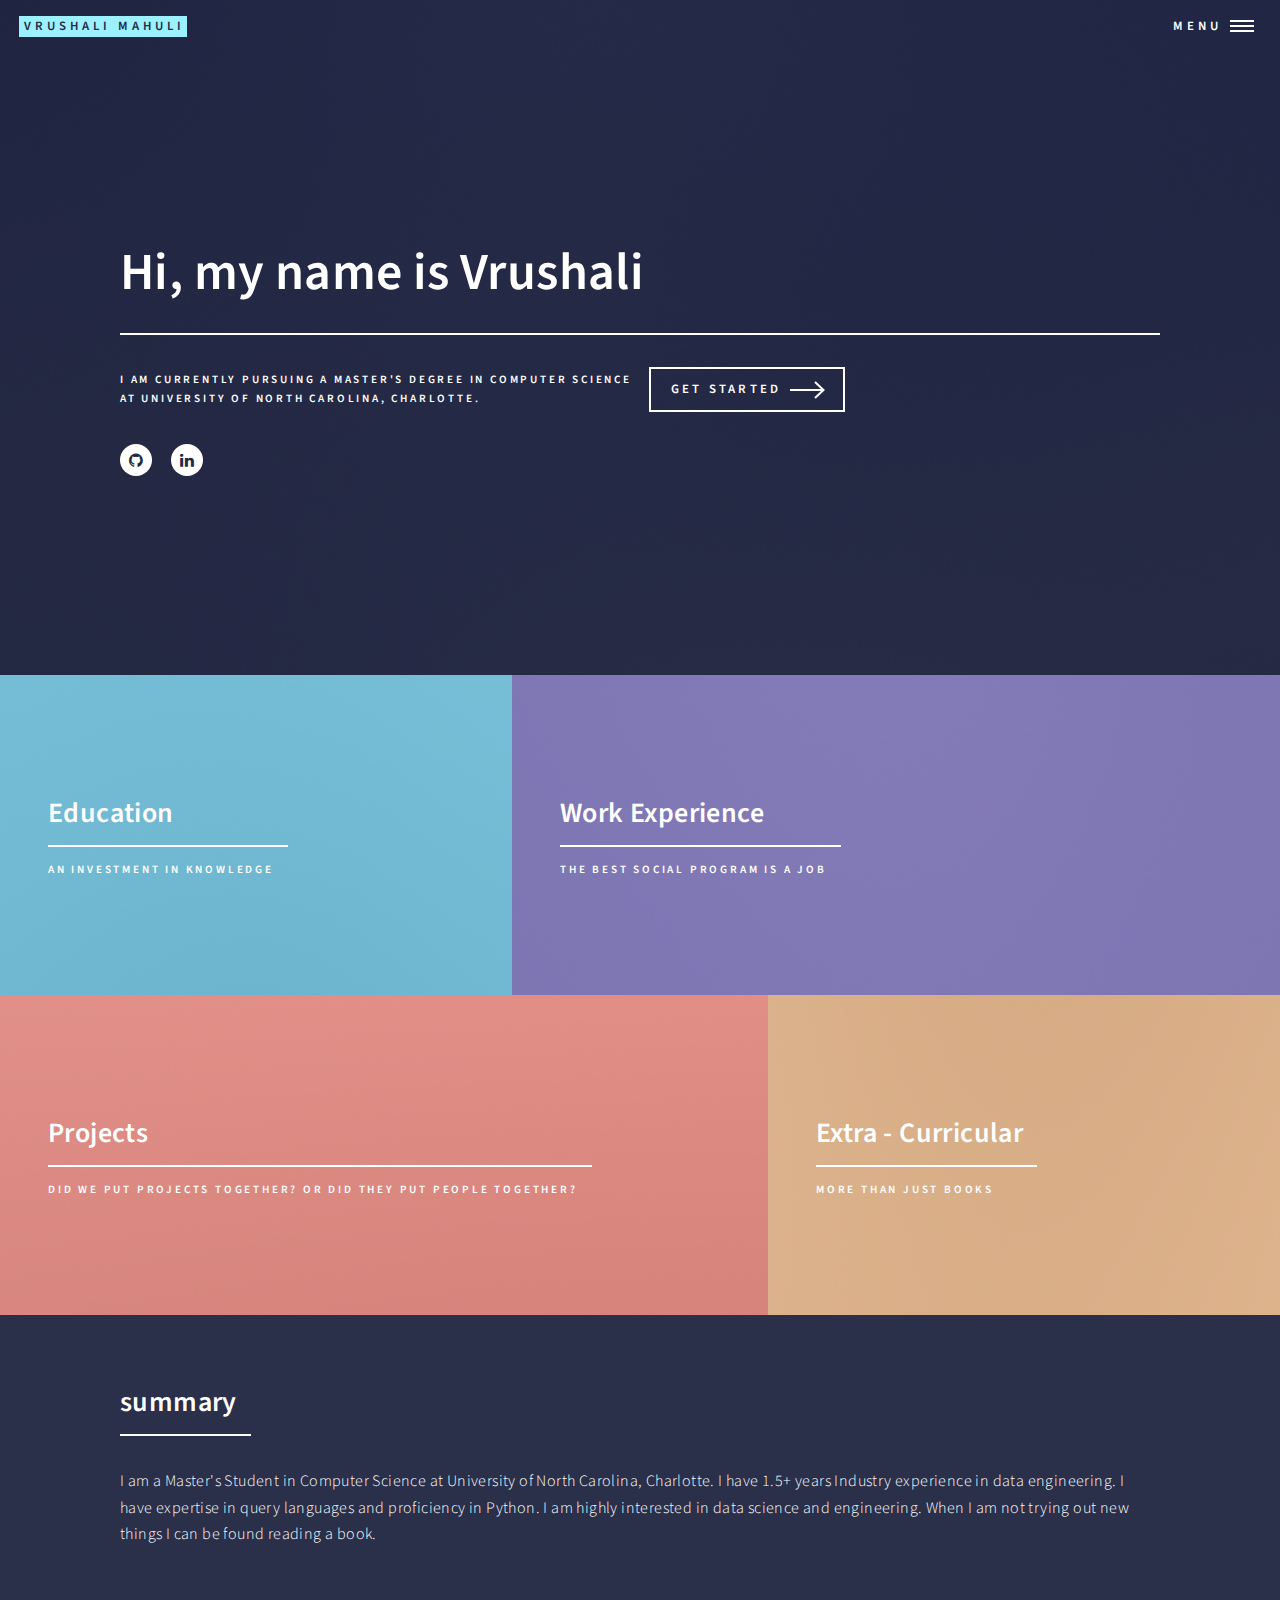
<file: index.html>
<!DOCTYPE HTML>

<html>
	<head>
		
		<!-- Global site tag (gtag.js) - Google Analytics -->
		<script async src="https://www.googletagmanager.com/gtag/js?id=UA-165298566-1"></script>
		<script>
		  window.dataLayer = window.dataLayer || [];
		  function gtag(){dataLayer.push(arguments);}
		  gtag('js', new Date());

		  gtag('config', 'UA-165298566-1');
		</script>

		<title>Portfolio</title>
		<meta charset="utf-8" />
		<meta name="viewport" content="width=device-width, initial-scale=1, user-scalable=no" />
		<link rel="stylesheet" href="assets/css/main.css" />
		<noscript><link rel="stylesheet" href="assets/css/noscript.css" /></noscript>
	</head>
	<body class="is-preload">

		<!-- Wrapper -->
			<div id="wrapper">

				<!-- Header -->
					<header id="header" class="alt">
						<a href="index.html" class="logo"><strong>Vrushali Mahuli</strong> </a>
						<nav>
							<a href="#menu">Menu</a>
						</nav>
					</header>

				<!-- Menu -->
					<nav id="menu">
						<ul class="links">
							<li><a href="index.html">Home</a></li>
							<li><a href="education.html">Education</a></li>
							<li><a href="work_exp.html">Work Experience</a></li>
							<li><a href="projects.html">Projects</a></li>
							<li><a href="extra_curr.html">Extra Curricular</a></li>

						</ul>

					</nav>

				<!-- Banner -->
					<section id="banner" class="major">
						<div class="inner">
							<header class="major">
								<h1>Hi, my name is Vrushali</h1>
							</header>
							<div class="content">
								<p>I am currently pursuing a Master's degree in Computer Science<br />
								at University of North Carolina, Charlotte.
								</p>
									<ul class="actions">
									<li><a href="#one" class="button next scrolly">Get Started</a></li>
								</ul>
						</div>
							<ul class="icons">
								<li><a href="https://github.com/Vrushali-M" class="icon alt fa-github"><span class="label">GitHub</span></a></li>
								<li><a href="https://www.linkedin.com/in/vrushali-m/" class="icon alt fa-linkedin"><span class="label">LinkedIn</span></a></li>
							</ul>
						</div>

					</section>

				<!-- Main -->
					<div id="main">

						<!-- One -->
							<section id="one" class="tiles">
								<article>
									<span class="image">
										<img src="images/pic01.jpg" alt="" />
									</span>
									<header class="major">
										<h3><a href="education.html" class="link">Education</a></h3>
										<p>An Investment in Knowledge</p>
									</header>
								</article>
								<article>
									<span class="image">
										<img src="images/pic02.jpg" alt="" />
									</span>
									<header class="major">
										<h3><a href="work_exp.html" class="link">Work Experience</a></h3>
										<p>The best social program is a job</p>
									</header>
								</article>
								<article>
									<span class="image">
										<img src="images/pic03.jpg" alt="" />
									</span>
									<header class="major">
										<h3><a href="projects.html" class="link">Projects</a></h3>
										<p>Did we put Projects together? Or did they put people together?</p>
									</header>
								</article>
								<article>
									<span class="image">
										<img src="images/pic04.jpg" alt="" />
									</span>
									<header class="major">
										<h3><a href="extra_curr.html" class="link">Extra - Curricular</a></h3>
										<p>More than just Books</p>
									</header>
								</article>


							</section>

						<!-- Two -->
							<section id="two">
								<div class="inner">
									<header class="major">
										<h2>summary</h2>
									</header>
									<p>I am a Master's Student in Computer Science at University of North Carolina, Charlotte. I have 1.5+ years Industry experience in data engineering.
										I have expertise in query languages and proficiency in Python. I am highly interested in data science and engineering.
										When I am not trying out new things I can be found reading a book.
										</p>
								</div>
							</section>

					</div>



				<!-- Footer -->
					<footer id="footer">
						<div class="inner">
						</div>
					</footer>

			</div>

		<!-- Scripts -->
			<script src="assets/js/jquery.min.js"></script>
			<script src="assets/js/jquery.scrolly.min.js"></script>
			<script src="assets/js/jquery.scrollex.min.js"></script>
			<script src="assets/js/browser.min.js"></script>
			<script src="assets/js/breakpoints.min.js"></script>
			<script src="assets/js/util.js"></script>
			<script src="assets/js/main.js"></script>

	</body>
</html>
</file>
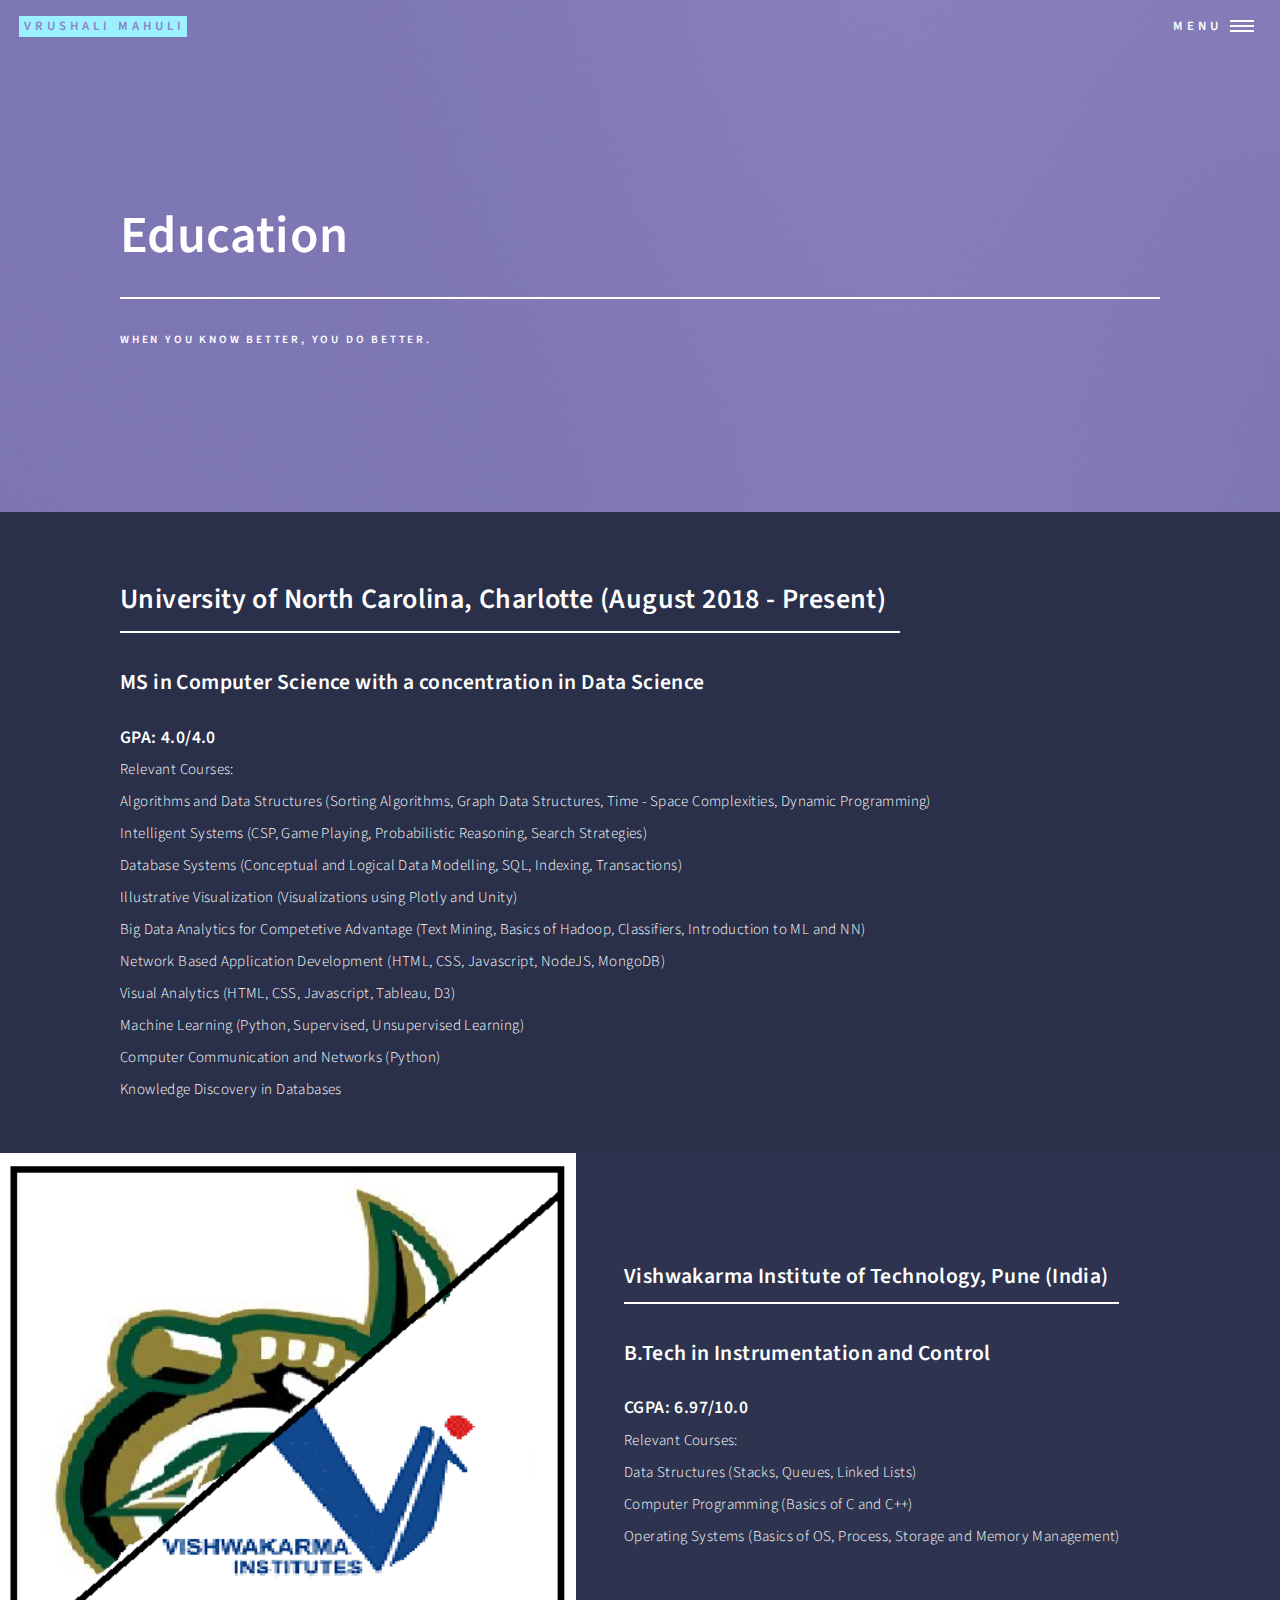
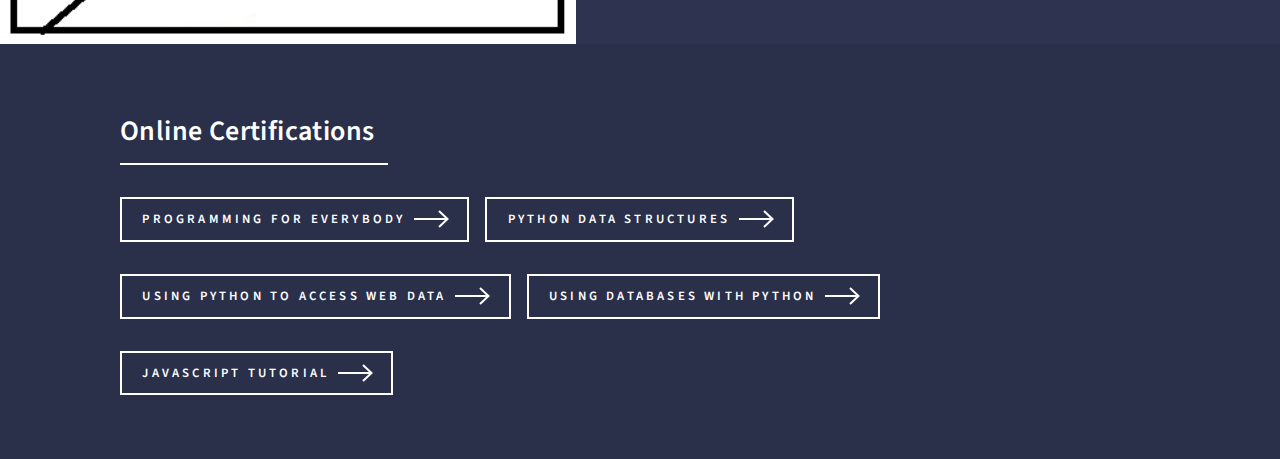
<file: education.html>
<!DOCTYPE HTML>
<html>
	<head>
		
		<!-- Global site tag (gtag.js) - Google Analytics -->
		<script async src="https://www.googletagmanager.com/gtag/js?id=UA-165298566-1"></script>
		<script>
		  window.dataLayer = window.dataLayer || [];
		  function gtag(){dataLayer.push(arguments);}
		  gtag('js', new Date());

		  gtag('config', 'UA-165298566-1');
		</script>

		<title>Portfolio</title>
		<meta charset="utf-8" />
		<meta name="viewport" content="width=device-width, initial-scale=1, user-scalable=no" />
		<link rel="stylesheet" href="assets/css/main.css" />
		<noscript><link rel="stylesheet" href="assets/css/noscript.css" /></noscript>
	</head>
	<body class="is-preload">

		<!-- Wrapper -->
			<div id="wrapper">

				<!-- Header -->
				<!-- Note: The "styleN" class below should match that of the banner element. -->
					<header id="header" class="alt style2">
						<a href="index.html" class="logo"><strong>Vrushali Mahuli</strong></a>
						<nav>
							<a href="#menu">Menu</a>
						</nav>
					</header>

				<!-- Menu -->
				<nav id="menu">
					<ul class="links">
						<li><a href="index.html">Home</a></li>
						<li><a href="education.html">Education</a></li>
						<li><a href="work_exp.html">Work Experience</a></li>
						<li><a href="projects.html">Projects</a></li>
						<li><a href="extra_curr.html">Extra Curricular</a></li>
					</ul>

				</nav>

				<!-- Banner -->
				<!-- Note: The "styleN" class below should match that of the header element. -->
					<section id="banner" class="style2">
						<div class="inner">
							<span class="image">
								<img src="images/pic07.jpg" alt="" />
							</span>
							<header class="major">
								<h1>Education</h1>
							</header>
							<div class="content">
								<p>When you know better, You do better.</p>
							</div>
						</div>
					</section>

				<!-- Main -->
					<div id="main">

						<!-- One -->
							<section id="one">
								<div class="inner">
									<header class="major">
										<h2>University of North Carolina, Charlotte   (August 2018 - Present)</h2>
									</header>
									<div class = "degree_info">
									<h3>MS in Computer Science with a concentration in Data Science</h3>
									<h4>GPA: 4.0/4.0</h4>
									<p>Relevant Courses: </p>
									<p>Algorithms and Data Structures (Sorting Algorithms, Graph Data Structures, Time - Space Complexities, Dynamic Programming)</p>
									<p>Intelligent Systems (CSP, Game Playing, Probabilistic Reasoning, Search Strategies)</p>
									<p>Database Systems (Conceptual and Logical Data Modelling, SQL, Indexing, Transactions)</p>
									<p>Illustrative Visualization (Visualizations using Plotly and Unity)</p>
									<p>Big Data Analytics for Competetive Advantage (Text Mining, Basics of Hadoop, Classifiers, Introduction to ML and NN)</p>
									<p>Network Based Application Development (HTML, CSS, Javascript, NodeJS, MongoDB)</p>
									<p>Visual Analytics (HTML, CSS, Javascript, Tableau, D3)</p>
									<p>Machine Learning (Python, Supervised, Unsupervised Learning)</p>
									<p>Computer Communication and Networks (Python)</p>
									<p>Knowledge Discovery in Databases</p>
								</div>
								</div>
							</section>

						<!-- Two -->
							<section id="two" class="spotlights">
								<section>
									<a href="generic.html" class="image">
										<img src="images/Collage_uni.PNG" alt="" data-position="center center" />
									</a>
									<div class="content">
										<div class="inner">
											<header class="major">
												<h3>Vishwakarma Institute of Technology, Pune (India)</h3>
											</header>
											<div class = "degree_info">
												<h3>B.Tech in Instrumentation and Control</h3>
												<h4>CGPA: 6.97/10.0</h4>
												<p>Relevant Courses: </p>
												<p>Data Structures (Stacks, Queues, Linked Lists)</p>
												<p>Computer Programming (Basics of C and C++)</p>
												<p>Operating Systems (Basics of OS, Process, Storage and Memory Management)</p>
										</div>
										</div>
									</div>
								</section>
							</section>

						<!-- Three -->
							<section id="three">
								<div class="inner">
									<header class="major">
										<h2>Online Certifications</h2>
									</header>
										<ul class = "actions">
											<li><a href = "https://www.coursera.org/account/accomplishments/certificate/TF6ZUV58EEZS" class="button next">Programming for everybody</a></li>

											<li><a href = "https://www.coursera.org/account/accomplishments/certificate/YTJP7RWJ69SB" class="button next">Python Data Structures</a></li>
											</ul>
											<ul class = "actions">
											<li><a href = "https://www.coursera.org/account/accomplishments/certificate/SV79A5FZQ745" class="button next">Using Python to Access Web Data</a></li>

											<li><a href = "https://www.coursera.org/account/accomplishments/certificate/6AGR65VCRTWS" class="button next">Using Databases with Python</a></li>
										</ul>
										<ul class = "actions">
											<li><a href = "https://www.sololearn.com/Certificate/1024-13113009/pdf/" class="button next">JavaScript Tutorial</a></li>
										</ul>

								</div>
							</section>

					</div>


			</div>

		<!-- Scripts -->
			<script src="assets/js/jquery.min.js"></script>
			<script src="assets/js/jquery.scrolly.min.js"></script>
			<script src="assets/js/jquery.scrollex.min.js"></script>
			<script src="assets/js/browser.min.js"></script>
			<script src="assets/js/breakpoints.min.js"></script>
			<script src="assets/js/util.js"></script>
			<script src="assets/js/main.js"></script>

	</body>
</html>
</file>
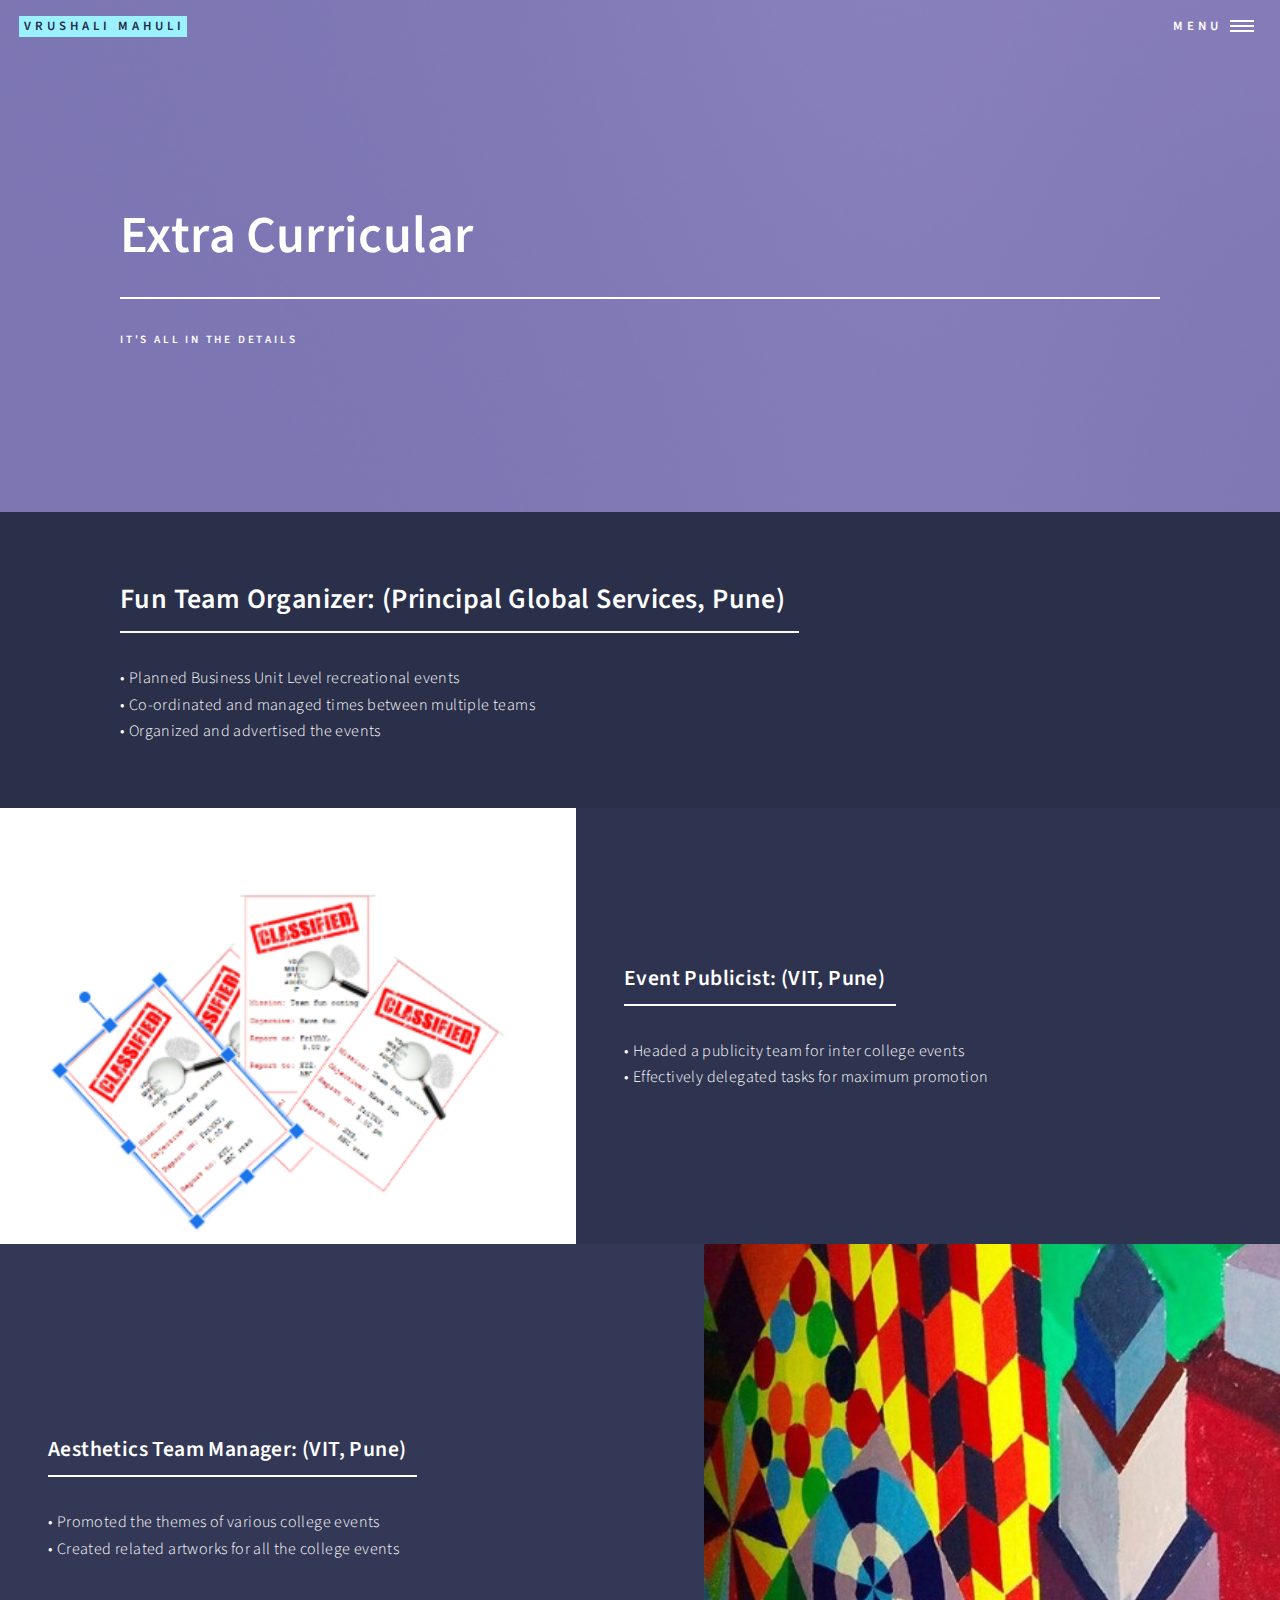
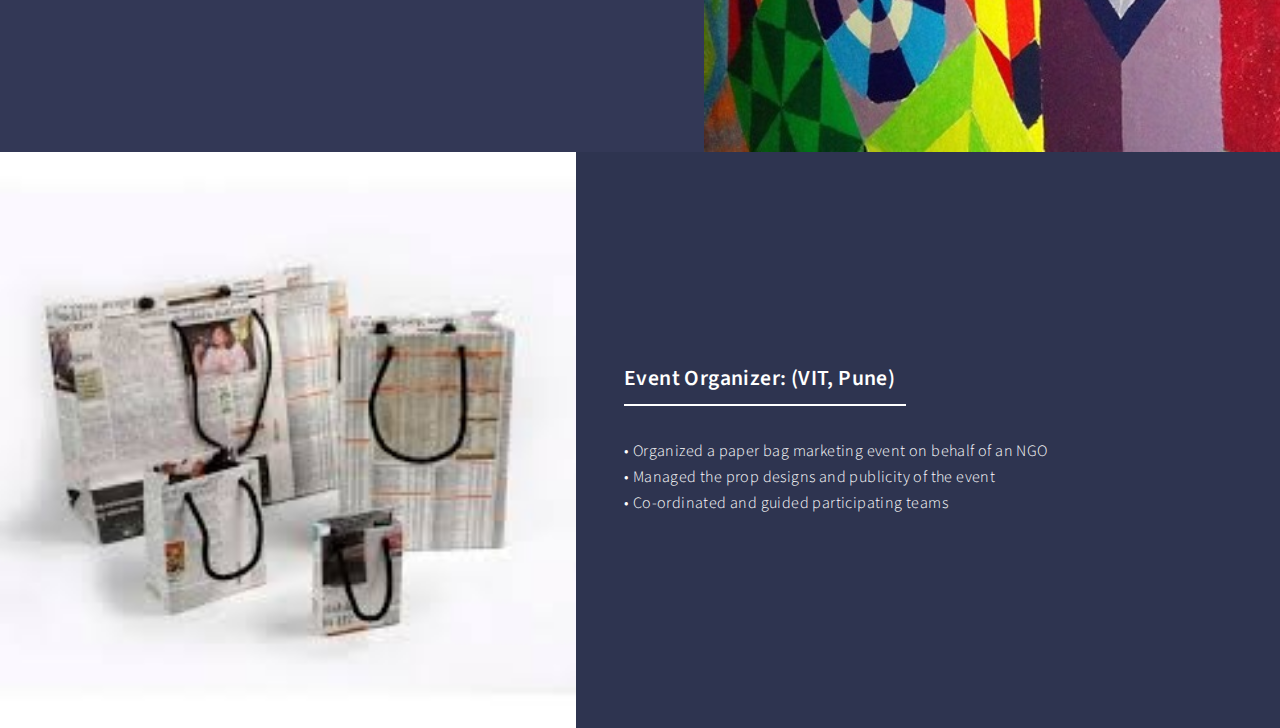
<file: extra_curr.html>
<!DOCTYPE HTML>

<html>
	
	<!-- Global site tag (gtag.js) - Google Analytics -->
	<script async src="https://www.googletagmanager.com/gtag/js?id=UA-165298566-1"></script>
	<script>
	  window.dataLayer = window.dataLayer || [];
	  function gtag(){dataLayer.push(arguments);}
	  gtag('js', new Date());

	  gtag('config', 'UA-165298566-1');
	</script>

	<head>
		<title>Portfolio</title>
		<meta charset="utf-8" />
		<meta name="viewport" content="width=device-width, initial-scale=1, user-scalable=no" />
		<link rel="stylesheet" href="assets/css/main.css" />
		<noscript><link rel="stylesheet" href="assets/css/noscript.css" /></noscript>
	</head>
	<body class="is-preload">

		<!-- Wrapper -->
			<div id="wrapper">

				<!-- Header -->
					<header id="header" class="alt">
						<a href="index.html" class="logo"><strong>Vrushali Mahuli</strong> </a>
						<nav>
							<a href="#menu">Menu</a>
						</nav>
					</header>

				<!-- Menu -->
					<nav id="menu">
						<ul class="links">
							<li><a href="index.html">Home</a></li>
							<li><a href="education.html">Education</a></li>
							<li><a href="work_exp.html">Work Experience</a></li>
							<li><a href="projects.html">Projects</a></li>
							<li><a href="extra_curr.html">Extra Curricular</a></li>
						</ul>

					</nav>

				<!-- Banner -->
				<!-- Note: The "styleN" class below should match that of the header element. -->
					<section id="banner" class="style2">
						<div class="inner">
							<span class="image">
								<img src="images/pic07.jpg" alt="" />
							</span>
							<header class="major">
								<h1>Extra Curricular</h1>
							</header>
							<div class="content">
								<p>It's all in the Details<br />
							</div>
						</div>
					</section>

				<!-- Main -->
					<div id="main">

						<!-- One -->
							<section id="one">
								<div class="inner">
									<header class="major">
										<h2>Fun Team Organizer: (Principal Global Services, Pune)</h2>
									</header>
									<p>• Planned Business Unit Level recreational events <br>
										• Co-ordinated and managed times between multiple teams<br>
										• Organized and advertised the events</p>
								</div>
							</section>

						<!-- Two -->
							<section id="two" class="spotlights">
								<section>
									<a href="#" class="image">
										<img src="images/event_org.PNG" alt="" data-position="center center" />
									</a>
									<div class="content">
										<div class="inner">
											<header class="major">
												<h3>Event Publicist: (VIT, Pune)</h3>
											</header>
											<p>• Headed a publicity team for inter college events<br>
												• Effectively delegated tasks for maximum promotion</p>
										</div>
									</div>
								</section>
								<section>
									<a href="#" class="image">
										<img src="images/aesthetics_1.jpg" alt="" data-position="top center" />
									</a>
									<div class="content">
										<div class="inner">
											<header class="major">
												<h3>Aesthetics Team Manager: (VIT, Pune)</h3>
											</header>
											<p>• Promoted the themes of various college events<br>
												 • Created related artworks for all the college events</p>
										</div>
									</div>
								</section>
								<section>
									<a href="#" class="image">
										<img src="images/paperbag.jpg" alt="" data-position="25% 25%" />
									</a>
									<div class="content">
										<div class="inner">
											<header class="major">
												<h3>Event Organizer: (VIT, Pune)</h3>
											</header>
											<p>• Organized a paper bag marketing event on behalf of an NGO<br>
												 • Managed the prop designs and publicity of the event<br>
											   • Co-ordinated and guided participating teams</p>
										</div>
									</div>
								</section>
							</section>



					</div>

							<!-- Footer -->
					<footer id="footer">
						</div>
					</footer>

			</div>

		<!-- Scripts -->
			<script src="assets/js/jquery.min.js"></script>
			<script src="assets/js/jquery.scrolly.min.js"></script>
			<script src="assets/js/jquery.scrollex.min.js"></script>
			<script src="assets/js/browser.min.js"></script>
			<script src="assets/js/breakpoints.min.js"></script>
			<script src="assets/js/util.js"></script>
			<script src="assets/js/main.js"></script>

	</body>
</html>
</file>
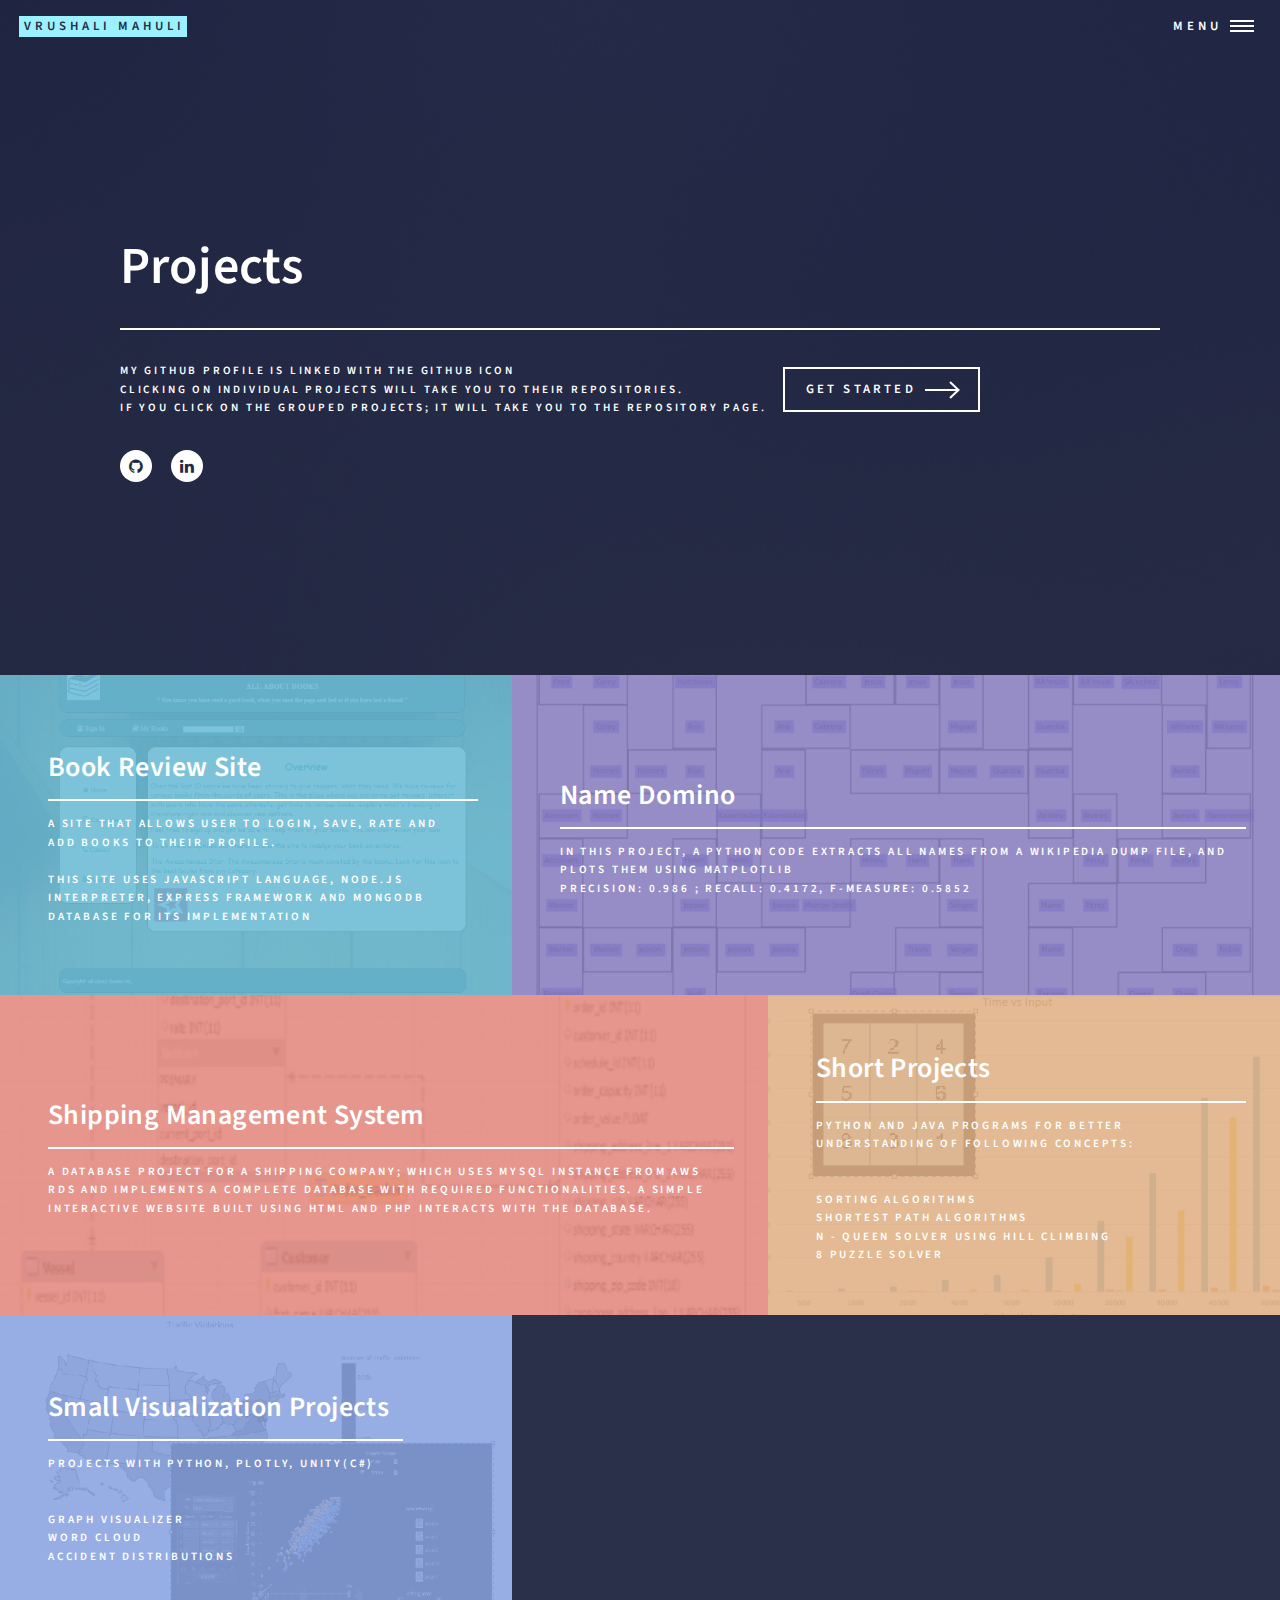
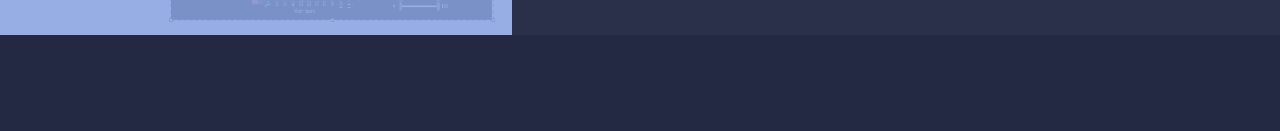
<file: projects.html>
<!DOCTYPE HTML>

<html>
	
	<!-- Global site tag (gtag.js) - Google Analytics -->
	<script async src="https://www.googletagmanager.com/gtag/js?id=UA-165298566-1"></script>
	<script>
	  window.dataLayer = window.dataLayer || [];
	  function gtag(){dataLayer.push(arguments);}
	  gtag('js', new Date());

	  gtag('config', 'UA-165298566-1');
	</script>

	<head>
		<title>Portfolio</title>
		<meta charset="utf-8" />
		<meta name="viewport" content="width=device-width, initial-scale=1, user-scalable=no" />
		<link rel="stylesheet" href="assets/css/main.css" />
		<noscript><link rel="stylesheet" href="assets/css/noscript.css" /></noscript>
	</head>
	<body class="is-preload">

		<!-- Wrapper -->
			<div id="wrapper">

				<!-- Header -->
					<header id="header" class="alt">
						<a href="index.html" class="logo"><strong>Vrushali Mahuli</strong> </a>
						<nav>
							<a href="#menu">Menu</a>
						</nav>
					</header>

				<!-- Menu -->
					<nav id="menu">
						<ul class="links">
							<li><a href="index.html">Home</a></li>
							<li><a href="education.html">Education</a></li>
							<li><a href="work_exp.html">Work Experience</a></li>
							<li><a href="projects.html">Projects</a></li>
							<li><a href="extra_curr.html">Extra Curricular</a></li>
						</ul>

					</nav>

				<!-- Banner -->
					<section id="banner" class="major">
						<div class="inner">
							<header class="major">
								<h1>Projects</h1>
							</header>
							<div class="content">
								<p>My Github Profile is linked with the Github Icon<br />
                  							Clicking on Individual Projects will take you to their repositories. <br />
									If you click on the grouped projects; it will take you to the repository page.
								</p>
                <ul class="actions">
                <li><a href="#one" class="button next scrolly">Get Started</a></li>
              </ul>

						</div>
							<ul class="icons">
								<li><a href="https://github.com/Vrushali-M" class="icon alt fa-github"><span class="label">GitHub</span></a></li>
								<li><a href="https://www.linkedin.com/in/vrushali-m/" class="icon alt fa-linkedin"><span class="label">LinkedIn</span></a></li>
							</ul>
						</div>

					</section>

				<!-- Main -->
					<div id="main">

						<!-- One -->
							<section id="one" class="tiles">
								<article>
									<span class="image">
										<img src="images/book_review.PNG" alt="" />
									</span>
									<header class="major">
										<h3><a href="https://github.com/Vrushali-M/Book_Review_website" class="link">Book Review Site</a></h3>
										<p>A site that allows user to login, save, rate and add books to their profile.</p>
                    <p><br></p>
                    <p>This site uses JavaScript language, Node.JS interpreter, express framework and MongoDB Database for its implementation</p>

									</header>
								</article>
								<article>
									<span class="image">
										<img src="images/name_domino.PNG" alt="" />
									</span>
									<header class="major">
										<h3><a href="https://github.com/Vrushali-M/NameExtraction_and_domino" class="link">Name Domino</a></h3>
										<p>In this project, a python code extracts all names from a Wikipedia dump file, and plots them using Matplotlib</p>
                    <p>Precision: 0.986 ; Recall: 0.4172, F-measure: 0.5852</p>
									</header>
								</article>
								<article>
									<span class="image">
										<img src="images/shipping_proj.PNG" alt="" />
									</span>
									<header class="major">
										<h3><a href="https://github.com/Vrushali-M/ShippingManagementSystem" class="link">Shipping Management System</a></h3>
										<p> A database project for a Shipping Company; which uses MySQL instance from AWS RDS and implements a complete database with required functionalities.
                    A simple interactive website built using HTML and PHP interacts with the database.</p>
									</header>
								</article>
								<article>
									<span class="image">
										<img src="images/short_proj.PNG" alt="" />
									</span>
									<header class="major">
										<h3><a href="https://github.com/Vrushali-M?tab=repositories" class="link">Short Projects</a></h3>
                    <p>Python and JAVA Programs for better understanding of following concepts:</p>
                    <p><br><br></p>
										<p>Sorting Algorithms</p>
                    <p>Shortest Path Algorithms</p>
                    <p>N - Queen Solver using Hill Climbing</p>
                    <p>8 puzzle solver</p>
									</header>
								</article>

                <article>
                  <span class="image">
                    <img src="images/vizproj.PNG" alt="" />
                  </span>
                  <header class="major">
                    <h3><a href="https://github.com/Vrushali-M?tab=repositories" class="link">Small Visualization Projects</a></h3>
                    <p>Projects with Python, Plotly, Unity(C#)</p>
                    <p><br><br></p>
                    <p>Graph Visualizer</p>
                    <p>Word Cloud</p>
                    <p>Accident Distributions</p>
                  </header>
                </article>

							</section>


					</div>



				<!-- Footer -->
					<footer id="footer">
						<div class="inner">
						</div>
					</footer>

			</div>

		<!-- Scripts -->
			<script src="assets/js/jquery.min.js"></script>
			<script src="assets/js/jquery.scrolly.min.js"></script>
			<script src="assets/js/jquery.scrollex.min.js"></script>
			<script src="assets/js/browser.min.js"></script>
			<script src="assets/js/breakpoints.min.js"></script>
			<script src="assets/js/util.js"></script>
			<script src="assets/js/main.js"></script>

	</body>
</html>
</file>
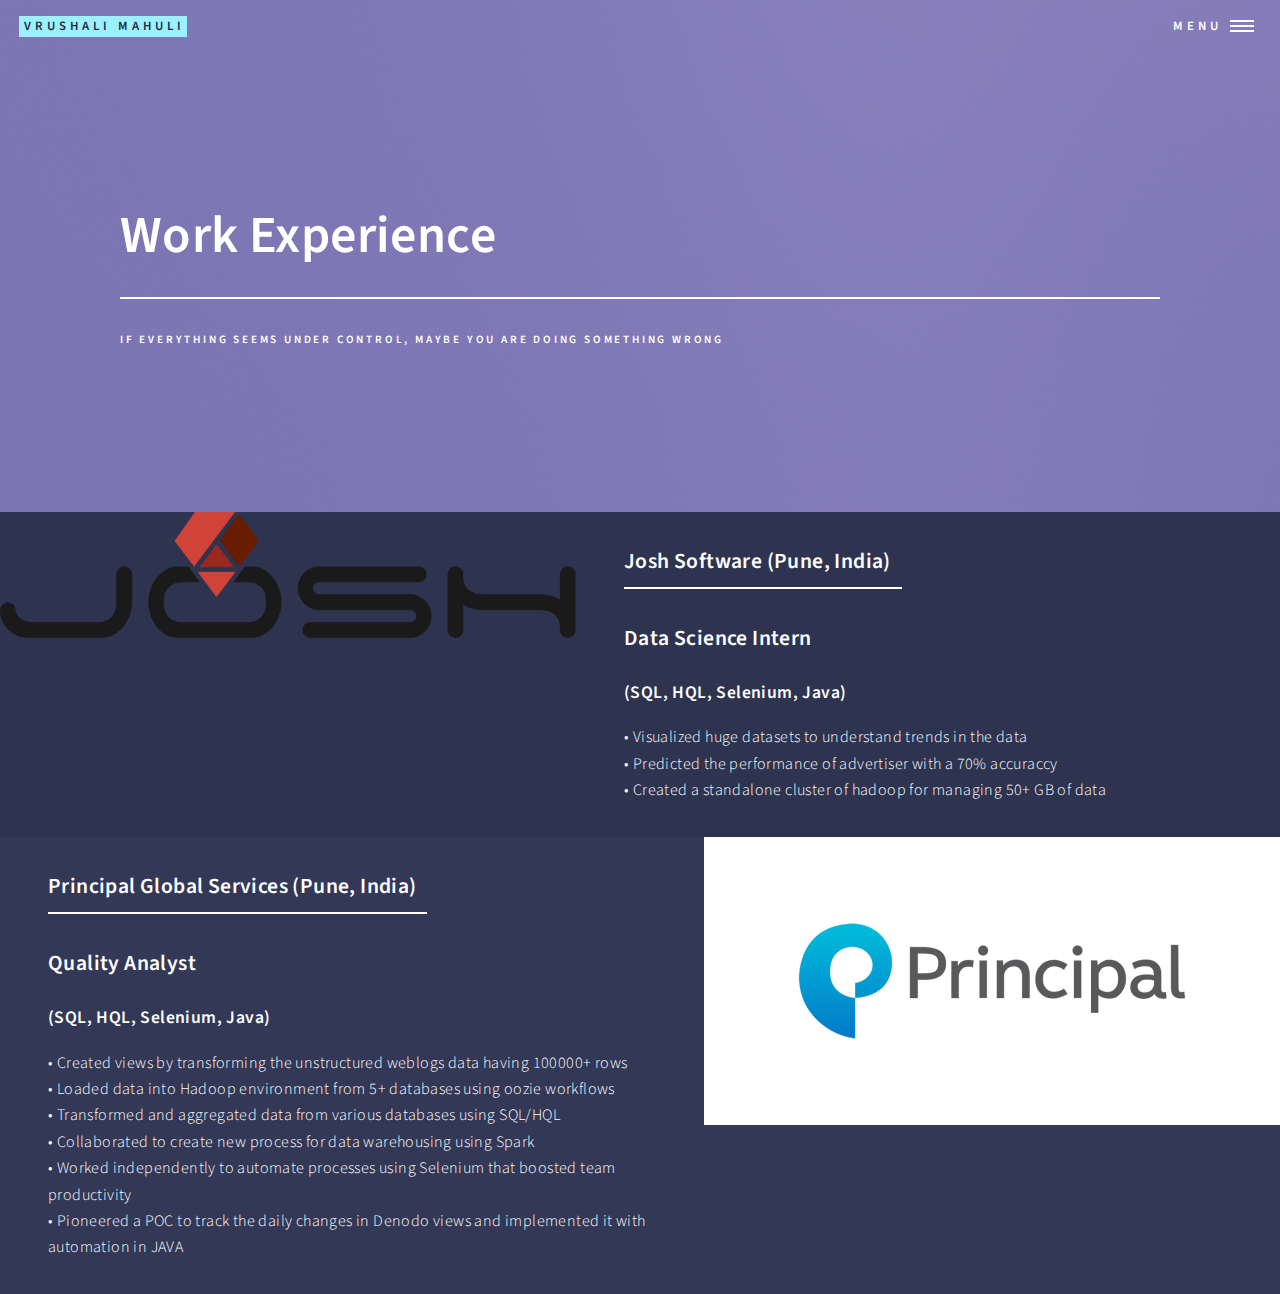
<file: work_exp.html>
<!DOCTYPE HTML>

<html>
	<head>
		<title>Portfolio</title>
		<meta charset="utf-8" />
		<meta name="viewport" content="width=device-width, initial-scale=1, user-scalable=no" />
		<link rel="stylesheet" href="assets/css/main.css" />
		<noscript><link rel="stylesheet" href="assets/css/noscript.css" /></noscript>
	</head>
	<body class="is-preload">

		<!-- Wrapper -->
			<div id="wrapper">

				<!-- Header -->
					<header id="header" class="alt">
						<a href="index.html" class="logo"><strong>Vrushali Mahuli</strong> </a>
						<nav>
							<a href="#menu">Menu</a>
						</nav>
					</header>

				<!-- Menu -->
					<nav id="menu">
						<ul class="links">
							<li><a href="index.html">Home</a></li>
							<li><a href="education.html">Education</a></li>
							<li><a href="work_exp.html">Work Experience</a></li>
							<li><a href="projects.html">Projects</a></li>
							<li><a href="extra_curr.html">Extra Curricular</a></li>
						</ul>

					</nav>

				<!-- Banner -->
				<!-- Note: The "styleN" class below should match that of the header element. -->
					<section id="banner" class="style2">
						<div class="inner">
							<span class="image">
								<img src="images/pic07.jpg" alt="" />
							</span>
							<header class="major">
								<h1>Work Experience</h1>
							</header>
							<div class="content">
								<p>If everything seems under control, maybe you are doing something wrong<br />
							</div>
						</div>
					</section>

				<!-- Main -->
					<div id="main">

						<!-- Two -->
							<section id="two" class="spotlights">
								<section>
									<a href="#" class="image">
										<img src="images/josh_logo.jpg" alt="" data-position="center center" />
									</a>
									<div class="content">
										<div class="inner">
											<header class="major">
												<h3>Josh Software (Pune, India)</h3>
											</header>

												<h3>Data Science Intern</h3>
												<h4>(SQL, HQL, Selenium, Java)</h4>

											<p>• Visualized huge datasets to understand trends in the data<br>
												• Predicted the performance of advertiser with a 70% accuraccy<br>
											• Created a standalone cluster of hadoop for managing 50+ GB of data</p>
										</div>
									</div>
								</section>
								<section>
									<a href="#" class="image">
										<img src="images/principal_logo.jpg" alt="" data-position="top center" />
									</a>
									<div class="content">
										<div class="inner">
											<header class="major">
												<h3>Principal Global Services (Pune, India)</h3>
											</header>

												<h3>Quality Analyst</h3>
												<h4>(SQL, HQL, Selenium, Java)</h4>
												<p>• Created views by transforming the unstructured weblogs data having 100000+ rows
												<br>
												• Loaded data into Hadoop environment from 5+ databases using oozie workflows<br>
												• Transformed and aggregated data from various databases using SQL/HQL<br>
												• Collaborated to create new process for data warehousing using Spark<br>
												• Worked independently to automate processes using Selenium that boosted team productivity<br>
												• Pioneered a POC to track the daily changes in Denodo views and implemented
												it with automation in JAVA</p>
										</div>
										</div>

									</div>
								</section>
							</section>



					</div>

							<!-- Footer -->
					<footer id="footer"
						</div>
					</footer>

			</div>

		<!-- Scripts -->
			<script src="assets/js/jquery.min.js"></script>
			<script src="assets/js/jquery.scrolly.min.js"></script>
			<script src="assets/js/jquery.scrollex.min.js"></script>
			<script src="assets/js/browser.min.js"></script>
			<script src="assets/js/breakpoints.min.js"></script>
			<script src="assets/js/util.js"></script>
			<script src="assets/js/main.js"></script>

	</body>
</html>
</file>
<file: assets/css/noscript.css>
/*
	Forty by HTML5 UP
	html5up.net | @ajlkn
	Free for personal and commercial use under the CCA 3.0 license (html5up.net/license)
*/

/* Banner */

	body.is-preload #banner:after {
		opacity: 0.85;
	}

	body.is-preload #banner > .inner {
		-moz-filter: none;
		-webkit-filter: none;
		-ms-filter: none;
		filter: none;
		-moz-transform: none;
		-webkit-transform: none;
		-ms-transform: none;
		transform: none;
		opacity: 1;
	}
</file>
<file: assets/css/main.css>
@import url(font-awesome.min.css);
@import url("https://fonts.googleapis.com/css?family=Source+Sans+Pro:300,300italic,600,600italic");

/*
	Forty by HTML5 UP
	html5up.net | @ajlkn
	Free for personal and commercial use under the CCA 3.0 license (html5up.net/license)
*/

html, body, div, span, applet, object,
iframe, h1, h2, h3, h4, h5, h6, p, blockquote,
pre, a, abbr, acronym, address, big, cite,
code, del, dfn, em, img, ins, kbd, q, s, samp,
small, strike, strong, sub, sup, tt, var, b,
u, i, center, dl, dt, dd, ol, ul, li, fieldset,
form, label, legend, table, caption, tbody,
tfoot, thead, tr, th, td, article, aside,
canvas, details, embed, figure, figcaption,
footer, header, hgroup, menu, nav, output, ruby,
section, summary, time, mark, audio, video {
	margin: 0;
	padding: 0;
	border: 0;
	font-size: 100%;
	font: inherit;
	vertical-align: baseline;}

article, aside, details, figcaption, figure,
footer, header, hgroup, menu, nav, section {
	display: block;}

body {
	line-height: 1;
}

ol, ul {
	list-style: none;
}

blockquote, q {
	quotes: none;
}

	blockquote:before, blockquote:after, q:before, q:after {
		content: '';
		content: none;
	}

table {
	border-collapse: collapse;
	border-spacing: 0;
}

body {
	-webkit-text-size-adjust: none;
}

mark {
	background-color: transparent;
	color: inherit;
}

input::-moz-focus-inner {
	border: 0;
	padding: 0;
}

input, select, textarea {
	-moz-appearance: none;
	-webkit-appearance: none;
	-ms-appearance: none;
	appearance: none;
}

/* Basic */

	@-ms-viewport {
		width: device-width;
	}

	body {
		-ms-overflow-style: scrollbar;
	}

	@media screen and (max-width: 480px) {

		html, body {
			min-width: 320px;
		}

	}

	html {
		box-sizing: border-box;
	}

	*, *:before, *:after {
		box-sizing: inherit;
	}

	body {
		background: #242943;
	}

		body.is-preload *, body.is-preload *:before, body.is-preload *:after {
			-moz-animation: none !important;
			-webkit-animation: none !important;
			-ms-animation: none !important;
			animation: none !important;
			-moz-transition: none !important;
			-webkit-transition: none !important;
			-ms-transition: none !important;
			transition: none !important;
		}

/* Type */

	body, input, select, textarea {
		color: #ffffff;
		font-family: "Source Sans Pro", Helvetica, sans-serif;
		font-size: 17pt;
		font-weight: 300;
		letter-spacing: 0.025em;
		line-height: 1.65;
	}

		@media screen and (max-width: 1680px) {

			body, input, select, textarea {
				font-size: 14pt;
			}

		}

		@media screen and (max-width: 1280px) {

			body, input, select, textarea {
				font-size: 12pt;
			}

		}

		@media screen and (max-width: 360px) {

			body, input, select, textarea {
				font-size: 11pt;
			}

		}

	a {
		-moz-transition: color 0.2s ease-in-out, border-bottom-color 0.2s ease-in-out;
		-webkit-transition: color 0.2s ease-in-out, border-bottom-color 0.2s ease-in-out;
		-ms-transition: color 0.2s ease-in-out, border-bottom-color 0.2s ease-in-out;
		transition: color 0.2s ease-in-out, border-bottom-color 0.2s ease-in-out;
		border-bottom: dotted 1px;
		color: inherit;
		text-decoration: none;
	}

		a:hover {
			border-bottom-color: transparent;
			color: #9bf1ff !important;
		}

		a:active {
			color: #53e3fb !important;
		}

	strong, b {
		color: #ffffff;
		font-weight: 600;
	}

	em, i {
		font-style: italic;
	}

	p {
		margin: 0 0 2em 0;
	}

	h1, h2, h3, h4, h5, h6 {
		color: #ffffff;
		font-weight: 600;
		line-height: 1.65;
		margin: 0 0 1em 0;
	}

		h1 a, h2 a, h3 a, h4 a, h5 a, h6 a {
			color: inherit;
			border-bottom: 0;
		}

	h1 {
		font-size: 2.5em;
	}

	h2 {
		font-size: 1.75em;
	}

	h3 {
		font-size: 1.35em;
	}

	h4 {
		font-size: 1.1em;
	}

	h5 {
		font-size: 0.9em;
	}

	h6 {
		font-size: 0.7em;
	}

	@media screen and (max-width: 736px) {

		h1 {
			font-size: 2em;
		}

		h2 {
			font-size: 1.5em;
		}

		h3 {
			font-size: 1.25em;
		}

	}

	sub {
		font-size: 0.8em;
		position: relative;
		top: 0.5em;
	}

	sup {
		font-size: 0.8em;
		position: relative;
		top: -0.5em;
	}

	blockquote {
		border-left: solid 4px rgba(212, 212, 255, 0.1);
		font-style: italic;
		margin: 0 0 2em 0;
		padding: 0.5em 0 0.5em 2em;
	}

	code {
		background: rgba(212, 212, 255, 0.035);
		font-family: "Courier New", monospace;
		font-size: 0.9em;
		margin: 0 0.25em;
		padding: 0.25em 0.65em;
	}

	pre {
		-webkit-overflow-scrolling: touch;
		font-family: "Courier New", monospace;
		font-size: 0.9em;
		margin: 0 0 2em 0;
	}

		pre code {
			display: block;
			line-height: 1.75;
			padding: 1em 1.5em;
			overflow-x: auto;
		}

	hr {
		border: 0;
		border-bottom: solid 1px rgba(212, 212, 255, 0.1);
		margin: 2em 0;
	}

		hr.major {
			margin: 3em 0;
		}

	.align-left {
		text-align: left;
	}

	.align-center {
		text-align: center;
	}

	.align-right {
		text-align: right;
	}

/* Row */

	.row {
		display: flex;
		flex-wrap: wrap;
		box-sizing: border-box;
		align-items: stretch;
	}

		.row > * {
			box-sizing: border-box;
		}

		.row.gtr-uniform > * > :last-child {
			margin-bottom: 0;
		}

		.row.aln-left {
			justify-content: flex-start;
		}

		.row.aln-center {
			justify-content: center;
		}

		.row.aln-right {
			justify-content: flex-end;
		}

		.row.aln-top {
			align-items: flex-start;
		}

		.row.aln-middle {
			align-items: center;
		}

		.row.aln-bottom {
			align-items: flex-end;
		}

		.row > .imp {
			order: -1;
		}

		.row > .col-1 {
			width: 8.3333333333%;
		}

		.row > .off-1 {
			margin-left: 8.3333333333%;
		}

		.row > .col-2 {
			width: 16.6666666667%;
		}

		.row > .off-2 {
			margin-left: 16.6666666667%;
		}

		.row > .col-3 {
			width: 25%;
		}

		.row > .off-3 {
			margin-left: 25%;
		}

		.row > .col-4 {
			width: 33.3333333333%;
		}

		.row > .off-4 {
			margin-left: 33.3333333333%;
		}

		.row > .col-5 {
			width: 41.6666666667%;
		}

		.row > .off-5 {
			margin-left: 41.6666666667%;
		}

		.row > .col-6 {
			width: 50%;
		}

		.row > .off-6 {
			margin-left: 50%;
		}

		.row > .col-7 {
			width: 58.3333333333%;
		}

		.row > .off-7 {
			margin-left: 58.3333333333%;
		}

		.row > .col-8 {
			width: 66.6666666667%;
		}

		.row > .off-8 {
			margin-left: 66.6666666667%;
		}

		.row > .col-9 {
			width: 75%;
		}

		.row > .off-9 {
			margin-left: 75%;
		}

		.row > .col-10 {
			width: 83.3333333333%;
		}

		.row > .off-10 {
			margin-left: 83.3333333333%;
		}

		.row > .col-11 {
			width: 91.6666666667%;
		}

		.row > .off-11 {
			margin-left: 91.6666666667%;
		}

		.row > .col-12 {
			width: 100%;
		}

		.row > .off-12 {
			margin-left: 100%;
		}

		.row.gtr-0 {
			margin-top: 0;
			margin-left: 0em;
		}

			.row.gtr-0 > * {
				padding: 0 0 0 0em;
			}

			.row.gtr-0.gtr-uniform {
				margin-top: 0em;
			}

				.row.gtr-0.gtr-uniform > * {
					padding-top: 0em;
				}

		.row.gtr-25 {
			margin-top: 0;
			margin-left: -0.5em;
		}

			.row.gtr-25 > * {
				padding: 0 0 0 0.5em;
			}

			.row.gtr-25.gtr-uniform {
				margin-top: -0.5em;
			}

				.row.gtr-25.gtr-uniform > * {
					padding-top: 0.5em;
				}

		.row.gtr-50 {
			margin-top: 0;
			margin-left: -1em;
		}

			.row.gtr-50 > * {
				padding: 0 0 0 1em;
			}

			.row.gtr-50.gtr-uniform {
				margin-top: -1em;
			}

				.row.gtr-50.gtr-uniform > * {
					padding-top: 1em;
				}

		.row {
			margin-top: 0;
			margin-left: -2em;
		}

			.row > * {
				padding: 0 0 0 2em;
			}

			.row.gtr-uniform {
				margin-top: -2em;
			}

				.row.gtr-uniform > * {
					padding-top: 2em;
				}

		.row.gtr-150 {
			margin-top: 0;
			margin-left: -3em;
		}

			.row.gtr-150 > * {
				padding: 0 0 0 3em;
			}

			.row.gtr-150.gtr-uniform {
				margin-top: -3em;
			}

				.row.gtr-150.gtr-uniform > * {
					padding-top: 3em;
				}

		.row.gtr-200 {
			margin-top: 0;
			margin-left: -4em;
		}

			.row.gtr-200 > * {
				padding: 0 0 0 4em;
			}

			.row.gtr-200.gtr-uniform {
				margin-top: -4em;
			}

				.row.gtr-200.gtr-uniform > * {
					padding-top: 4em;
				}

		@media screen and (max-width: 1680px) {

			.row {
				display: flex;
				flex-wrap: wrap;
				box-sizing: border-box;
				align-items: stretch;
			}

				.row > * {
					box-sizing: border-box;
				}

				.row.gtr-uniform > * > :last-child {
					margin-bottom: 0;
				}

				.row.aln-left {
					justify-content: flex-start;
				}

				.row.aln-center {
					justify-content: center;
				}

				.row.aln-right {
					justify-content: flex-end;
				}

				.row.aln-top {
					align-items: flex-start;
				}

				.row.aln-middle {
					align-items: center;
				}

				.row.aln-bottom {
					align-items: flex-end;
				}

				.row > .imp-xlarge {
					order: -1;
				}

				.row > .col-1-xlarge {
					width: 8.3333333333%;
				}

				.row > .off-1-xlarge {
					margin-left: 8.3333333333%;
				}

				.row > .col-2-xlarge {
					width: 16.6666666667%;
				}

				.row > .off-2-xlarge {
					margin-left: 16.6666666667%;
				}

				.row > .col-3-xlarge {
					width: 25%;
				}

				.row > .off-3-xlarge {
					margin-left: 25%;
				}

				.row > .col-4-xlarge {
					width: 33.3333333333%;
				}

				.row > .off-4-xlarge {
					margin-left: 33.3333333333%;
				}

				.row > .col-5-xlarge {
					width: 41.6666666667%;
				}

				.row > .off-5-xlarge {
					margin-left: 41.6666666667%;
				}

				.row > .col-6-xlarge {
					width: 50%;
				}

				.row > .off-6-xlarge {
					margin-left: 50%;
				}

				.row > .col-7-xlarge {
					width: 58.3333333333%;
				}

				.row > .off-7-xlarge {
					margin-left: 58.3333333333%;
				}

				.row > .col-8-xlarge {
					width: 66.6666666667%;
				}

				.row > .off-8-xlarge {
					margin-left: 66.6666666667%;
				}

				.row > .col-9-xlarge {
					width: 75%;
				}

				.row > .off-9-xlarge {
					margin-left: 75%;
				}

				.row > .col-10-xlarge {
					width: 83.3333333333%;
				}

				.row > .off-10-xlarge {
					margin-left: 83.3333333333%;
				}

				.row > .col-11-xlarge {
					width: 91.6666666667%;
				}

				.row > .off-11-xlarge {
					margin-left: 91.6666666667%;
				}

				.row > .col-12-xlarge {
					width: 100%;
				}

				.row > .off-12-xlarge {
					margin-left: 100%;
				}

				.row.gtr-0 {
					margin-top: 0;
					margin-left: 0em;
				}

					.row.gtr-0 > * {
						padding: 0 0 0 0em;
					}

					.row.gtr-0.gtr-uniform {
						margin-top: 0em;
					}

						.row.gtr-0.gtr-uniform > * {
							padding-top: 0em;
						}

				.row.gtr-25 {
					margin-top: 0;
					margin-left: -0.5em;
				}

					.row.gtr-25 > * {
						padding: 0 0 0 0.5em;
					}

					.row.gtr-25.gtr-uniform {
						margin-top: -0.5em;
					}

						.row.gtr-25.gtr-uniform > * {
							padding-top: 0.5em;
						}

				.row.gtr-50 {
					margin-top: 0;
					margin-left: -1em;
				}

					.row.gtr-50 > * {
						padding: 0 0 0 1em;
					}

					.row.gtr-50.gtr-uniform {
						margin-top: -1em;
					}

						.row.gtr-50.gtr-uniform > * {
							padding-top: 1em;
						}

				.row {
					margin-top: 0;
					margin-left: -2em;
				}

					.row > * {
						padding: 0 0 0 2em;
					}

					.row.gtr-uniform {
						margin-top: -2em;
					}

						.row.gtr-uniform > * {
							padding-top: 2em;
						}

				.row.gtr-150 {
					margin-top: 0;
					margin-left: -3em;
				}

					.row.gtr-150 > * {
						padding: 0 0 0 3em;
					}

					.row.gtr-150.gtr-uniform {
						margin-top: -3em;
					}

						.row.gtr-150.gtr-uniform > * {
							padding-top: 3em;
						}

				.row.gtr-200 {
					margin-top: 0;
					margin-left: -4em;
				}

					.row.gtr-200 > * {
						padding: 0 0 0 4em;
					}

					.row.gtr-200.gtr-uniform {
						margin-top: -4em;
					}

						.row.gtr-200.gtr-uniform > * {
							padding-top: 4em;
						}

		}

		@media screen and (max-width: 1280px) {

			.row {
				display: flex;
				flex-wrap: wrap;
				box-sizing: border-box;
				align-items: stretch;
			}

				.row > * {
					box-sizing: border-box;
				}

				.row.gtr-uniform > * > :last-child {
					margin-bottom: 0;
				}

				.row.aln-left {
					justify-content: flex-start;
				}

				.row.aln-center {
					justify-content: center;
				}

				.row.aln-right {
					justify-content: flex-end;
				}

				.row.aln-top {
					align-items: flex-start;
				}

				.row.aln-middle {
					align-items: center;
				}

				.row.aln-bottom {
					align-items: flex-end;
				}

				.row > .imp-large {
					order: -1;
				}

				.row > .col-1-large {
					width: 8.3333333333%;
				}

				.row > .off-1-large {
					margin-left: 8.3333333333%;
				}

				.row > .col-2-large {
					width: 16.6666666667%;
				}

				.row > .off-2-large {
					margin-left: 16.6666666667%;
				}

				.row > .col-3-large {
					width: 25%;
				}

				.row > .off-3-large {
					margin-left: 25%;
				}

				.row > .col-4-large {
					width: 33.3333333333%;
				}

				.row > .off-4-large {
					margin-left: 33.3333333333%;
				}

				.row > .col-5-large {
					width: 41.6666666667%;
				}

				.row > .off-5-large {
					margin-left: 41.6666666667%;
				}

				.row > .col-6-large {
					width: 50%;
				}

				.row > .off-6-large {
					margin-left: 50%;
				}

				.row > .col-7-large {
					width: 58.3333333333%;
				}

				.row > .off-7-large {
					margin-left: 58.3333333333%;
				}

				.row > .col-8-large {
					width: 66.6666666667%;
				}

				.row > .off-8-large {
					margin-left: 66.6666666667%;
				}

				.row > .col-9-large {
					width: 75%;
				}

				.row > .off-9-large {
					margin-left: 75%;
				}

				.row > .col-10-large {
					width: 83.3333333333%;
				}

				.row > .off-10-large {
					margin-left: 83.3333333333%;
				}

				.row > .col-11-large {
					width: 91.6666666667%;
				}

				.row > .off-11-large {
					margin-left: 91.6666666667%;
				}

				.row > .col-12-large {
					width: 100%;
				}

				.row > .off-12-large {
					margin-left: 100%;
				}

				.row.gtr-0 {
					margin-top: 0;
					margin-left: 0em;
				}

					.row.gtr-0 > * {
						padding: 0 0 0 0em;
					}

					.row.gtr-0.gtr-uniform {
						margin-top: 0em;
					}

						.row.gtr-0.gtr-uniform > * {
							padding-top: 0em;
						}

				.row.gtr-25 {
					margin-top: 0;
					margin-left: -0.375em;
				}

					.row.gtr-25 > * {
						padding: 0 0 0 0.375em;
					}

					.row.gtr-25.gtr-uniform {
						margin-top: -0.375em;
					}

						.row.gtr-25.gtr-uniform > * {
							padding-top: 0.375em;
						}

				.row.gtr-50 {
					margin-top: 0;
					margin-left: -0.75em;
				}

					.row.gtr-50 > * {
						padding: 0 0 0 0.75em;
					}

					.row.gtr-50.gtr-uniform {
						margin-top: -0.75em;
					}

						.row.gtr-50.gtr-uniform > * {
							padding-top: 0.75em;
						}

				.row {
					margin-top: 0;
					margin-left: -1.5em;
				}

					.row > * {
						padding: 0 0 0 1.5em;
					}

					.row.gtr-uniform {
						margin-top: -1.5em;
					}

						.row.gtr-uniform > * {
							padding-top: 1.5em;
						}

				.row.gtr-150 {
					margin-top: 0;
					margin-left: -2.25em;
				}

					.row.gtr-150 > * {
						padding: 0 0 0 2.25em;
					}

					.row.gtr-150.gtr-uniform {
						margin-top: -2.25em;
					}

						.row.gtr-150.gtr-uniform > * {
							padding-top: 2.25em;
						}

				.row.gtr-200 {
					margin-top: 0;
					margin-left: -3em;
				}

					.row.gtr-200 > * {
						padding: 0 0 0 3em;
					}

					.row.gtr-200.gtr-uniform {
						margin-top: -3em;
					}

						.row.gtr-200.gtr-uniform > * {
							padding-top: 3em;
						}

		}

		@media screen and (max-width: 980px) {

			.row {
				display: flex;
				flex-wrap: wrap;
				box-sizing: border-box;
				align-items: stretch;
			}

				.row > * {
					box-sizing: border-box;
				}

				.row.gtr-uniform > * > :last-child {
					margin-bottom: 0;
				}

				.row.aln-left {
					justify-content: flex-start;
				}

				.row.aln-center {
					justify-content: center;
				}

				.row.aln-right {
					justify-content: flex-end;
				}

				.row.aln-top {
					align-items: flex-start;
				}

				.row.aln-middle {
					align-items: center;
				}

				.row.aln-bottom {
					align-items: flex-end;
				}

				.row > .imp-medium {
					order: -1;
				}

				.row > .col-1-medium {
					width: 8.3333333333%;
				}

				.row > .off-1-medium {
					margin-left: 8.3333333333%;
				}

				.row > .col-2-medium {
					width: 16.6666666667%;
				}

				.row > .off-2-medium {
					margin-left: 16.6666666667%;
				}

				.row > .col-3-medium {
					width: 25%;
				}

				.row > .off-3-medium {
					margin-left: 25%;
				}

				.row > .col-4-medium {
					width: 33.3333333333%;
				}

				.row > .off-4-medium {
					margin-left: 33.3333333333%;
				}

				.row > .col-5-medium {
					width: 41.6666666667%;
				}

				.row > .off-5-medium {
					margin-left: 41.6666666667%;
				}

				.row > .col-6-medium {
					width: 50%;
				}

				.row > .off-6-medium {
					margin-left: 50%;
				}

				.row > .col-7-medium {
					width: 58.3333333333%;
				}

				.row > .off-7-medium {
					margin-left: 58.3333333333%;
				}

				.row > .col-8-medium {
					width: 66.6666666667%;
				}

				.row > .off-8-medium {
					margin-left: 66.6666666667%;
				}

				.row > .col-9-medium {
					width: 75%;
				}

				.row > .off-9-medium {
					margin-left: 75%;
				}

				.row > .col-10-medium {
					width: 83.3333333333%;
				}

				.row > .off-10-medium {
					margin-left: 83.3333333333%;
				}

				.row > .col-11-medium {
					width: 91.6666666667%;
				}

				.row > .off-11-medium {
					margin-left: 91.6666666667%;
				}

				.row > .col-12-medium {
					width: 100%;
				}

				.row > .off-12-medium {
					margin-left: 100%;
				}

				.row.gtr-0 {
					margin-top: 0;
					margin-left: 0em;
				}

					.row.gtr-0 > * {
						padding: 0 0 0 0em;
					}

					.row.gtr-0.gtr-uniform {
						margin-top: 0em;
					}

						.row.gtr-0.gtr-uniform > * {
							padding-top: 0em;
						}

				.row.gtr-25 {
					margin-top: 0;
					margin-left: -0.375em;
				}

					.row.gtr-25 > * {
						padding: 0 0 0 0.375em;
					}

					.row.gtr-25.gtr-uniform {
						margin-top: -0.375em;
					}

						.row.gtr-25.gtr-uniform > * {
							padding-top: 0.375em;
						}

				.row.gtr-50 {
					margin-top: 0;
					margin-left: -0.75em;
				}

					.row.gtr-50 > * {
						padding: 0 0 0 0.75em;
					}

					.row.gtr-50.gtr-uniform {
						margin-top: -0.75em;
					}

						.row.gtr-50.gtr-uniform > * {
							padding-top: 0.75em;
						}

				.row {
					margin-top: 0;
					margin-left: -1.5em;
				}

					.row > * {
						padding: 0 0 0 1.5em;
					}

					.row.gtr-uniform {
						margin-top: -1.5em;
					}

						.row.gtr-uniform > * {
							padding-top: 1.5em;
						}

				.row.gtr-150 {
					margin-top: 0;
					margin-left: -2.25em;
				}

					.row.gtr-150 > * {
						padding: 0 0 0 2.25em;
					}

					.row.gtr-150.gtr-uniform {
						margin-top: -2.25em;
					}

						.row.gtr-150.gtr-uniform > * {
							padding-top: 2.25em;
						}

				.row.gtr-200 {
					margin-top: 0;
					margin-left: -3em;
				}

					.row.gtr-200 > * {
						padding: 0 0 0 3em;
					}

					.row.gtr-200.gtr-uniform {
						margin-top: -3em;
					}

						.row.gtr-200.gtr-uniform > * {
							padding-top: 3em;
						}

		}

		@media screen and (max-width: 736px) {

			.row {
				display: flex;
				flex-wrap: wrap;
				box-sizing: border-box;
				align-items: stretch;
			}

				.row > * {
					box-sizing: border-box;
				}

				.row.gtr-uniform > * > :last-child {
					margin-bottom: 0;
				}

				.row.aln-left {
					justify-content: flex-start;
				}

				.row.aln-center {
					justify-content: center;
				}

				.row.aln-right {
					justify-content: flex-end;
				}

				.row.aln-top {
					align-items: flex-start;
				}

				.row.aln-middle {
					align-items: center;
				}

				.row.aln-bottom {
					align-items: flex-end;
				}

				.row > .imp-small {
					order: -1;
				}

				.row > .col-1-small {
					width: 8.3333333333%;
				}

				.row > .off-1-small {
					margin-left: 8.3333333333%;
				}

				.row > .col-2-small {
					width: 16.6666666667%;
				}

				.row > .off-2-small {
					margin-left: 16.6666666667%;
				}

				.row > .col-3-small {
					width: 25%;
				}

				.row > .off-3-small {
					margin-left: 25%;
				}

				.row > .col-4-small {
					width: 33.3333333333%;
				}

				.row > .off-4-small {
					margin-left: 33.3333333333%;
				}

				.row > .col-5-small {
					width: 41.6666666667%;
				}

				.row > .off-5-small {
					margin-left: 41.6666666667%;
				}

				.row > .col-6-small {
					width: 50%;
				}

				.row > .off-6-small {
					margin-left: 50%;
				}

				.row > .col-7-small {
					width: 58.3333333333%;
				}

				.row > .off-7-small {
					margin-left: 58.3333333333%;
				}

				.row > .col-8-small {
					width: 66.6666666667%;
				}

				.row > .off-8-small {
					margin-left: 66.6666666667%;
				}

				.row > .col-9-small {
					width: 75%;
				}

				.row > .off-9-small {
					margin-left: 75%;
				}

				.row > .col-10-small {
					width: 83.3333333333%;
				}

				.row > .off-10-small {
					margin-left: 83.3333333333%;
				}

				.row > .col-11-small {
					width: 91.6666666667%;
				}

				.row > .off-11-small {
					margin-left: 91.6666666667%;
				}

				.row > .col-12-small {
					width: 100%;
				}

				.row > .off-12-small {
					margin-left: 100%;
				}

				.row.gtr-0 {
					margin-top: 0;
					margin-left: 0em;
				}

					.row.gtr-0 > * {
						padding: 0 0 0 0em;
					}

					.row.gtr-0.gtr-uniform {
						margin-top: 0em;
					}

						.row.gtr-0.gtr-uniform > * {
							padding-top: 0em;
						}

				.row.gtr-25 {
					margin-top: 0;
					margin-left: -0.3125em;
				}

					.row.gtr-25 > * {
						padding: 0 0 0 0.3125em;
					}

					.row.gtr-25.gtr-uniform {
						margin-top: -0.3125em;
					}

						.row.gtr-25.gtr-uniform > * {
							padding-top: 0.3125em;
						}

				.row.gtr-50 {
					margin-top: 0;
					margin-left: -0.625em;
				}

					.row.gtr-50 > * {
						padding: 0 0 0 0.625em;
					}

					.row.gtr-50.gtr-uniform {
						margin-top: -0.625em;
					}

						.row.gtr-50.gtr-uniform > * {
							padding-top: 0.625em;
						}

				.row {
					margin-top: 0;
					margin-left: -1.25em;
				}

					.row > * {
						padding: 0 0 0 1.25em;
					}

					.row.gtr-uniform {
						margin-top: -1.25em;
					}

						.row.gtr-uniform > * {
							padding-top: 1.25em;
						}

				.row.gtr-150 {
					margin-top: 0;
					margin-left: -1.875em;
				}

					.row.gtr-150 > * {
						padding: 0 0 0 1.875em;
					}

					.row.gtr-150.gtr-uniform {
						margin-top: -1.875em;
					}

						.row.gtr-150.gtr-uniform > * {
							padding-top: 1.875em;
						}

				.row.gtr-200 {
					margin-top: 0;
					margin-left: -2.5em;
				}

					.row.gtr-200 > * {
						padding: 0 0 0 2.5em;
					}

					.row.gtr-200.gtr-uniform {
						margin-top: -2.5em;
					}

						.row.gtr-200.gtr-uniform > * {
							padding-top: 2.5em;
						}

		}

		@media screen and (max-width: 480px) {

			.row {
				display: flex;
				flex-wrap: wrap;
				box-sizing: border-box;
				align-items: stretch;
			}

				.row > * {
					box-sizing: border-box;
				}

				.row.gtr-uniform > * > :last-child {
					margin-bottom: 0;
				}

				.row.aln-left {
					justify-content: flex-start;
				}

				.row.aln-center {
					justify-content: center;
				}

				.row.aln-right {
					justify-content: flex-end;
				}

				.row.aln-top {
					align-items: flex-start;
				}

				.row.aln-middle {
					align-items: center;
				}

				.row.aln-bottom {
					align-items: flex-end;
				}

				.row > .imp-xsmall {
					order: -1;
				}

				.row > .col-1-xsmall {
					width: 8.3333333333%;
				}

				.row > .off-1-xsmall {
					margin-left: 8.3333333333%;
				}

				.row > .col-2-xsmall {
					width: 16.6666666667%;
				}

				.row > .off-2-xsmall {
					margin-left: 16.6666666667%;
				}

				.row > .col-3-xsmall {
					width: 25%;
				}

				.row > .off-3-xsmall {
					margin-left: 25%;
				}

				.row > .col-4-xsmall {
					width: 33.3333333333%;
				}

				.row > .off-4-xsmall {
					margin-left: 33.3333333333%;
				}

				.row > .col-5-xsmall {
					width: 41.6666666667%;
				}

				.row > .off-5-xsmall {
					margin-left: 41.6666666667%;
				}

				.row > .col-6-xsmall {
					width: 50%;
				}

				.row > .off-6-xsmall {
					margin-left: 50%;
				}

				.row > .col-7-xsmall {
					width: 58.3333333333%;
				}

				.row > .off-7-xsmall {
					margin-left: 58.3333333333%;
				}

				.row > .col-8-xsmall {
					width: 66.6666666667%;
				}

				.row > .off-8-xsmall {
					margin-left: 66.6666666667%;
				}

				.row > .col-9-xsmall {
					width: 75%;
				}

				.row > .off-9-xsmall {
					margin-left: 75%;
				}

				.row > .col-10-xsmall {
					width: 83.3333333333%;
				}

				.row > .off-10-xsmall {
					margin-left: 83.3333333333%;
				}

				.row > .col-11-xsmall {
					width: 91.6666666667%;
				}

				.row > .off-11-xsmall {
					margin-left: 91.6666666667%;
				}

				.row > .col-12-xsmall {
					width: 100%;
				}

				.row > .off-12-xsmall {
					margin-left: 100%;
				}

				.row.gtr-0 {
					margin-top: 0;
					margin-left: 0em;
				}

					.row.gtr-0 > * {
						padding: 0 0 0 0em;
					}

					.row.gtr-0.gtr-uniform {
						margin-top: 0em;
					}

						.row.gtr-0.gtr-uniform > * {
							padding-top: 0em;
						}

				.row.gtr-25 {
					margin-top: 0;
					margin-left: -0.3125em;
				}

					.row.gtr-25 > * {
						padding: 0 0 0 0.3125em;
					}

					.row.gtr-25.gtr-uniform {
						margin-top: -0.3125em;
					}

						.row.gtr-25.gtr-uniform > * {
							padding-top: 0.3125em;
						}

				.row.gtr-50 {
					margin-top: 0;
					margin-left: -0.625em;
				}

					.row.gtr-50 > * {
						padding: 0 0 0 0.625em;
					}

					.row.gtr-50.gtr-uniform {
						margin-top: -0.625em;
					}

						.row.gtr-50.gtr-uniform > * {
							padding-top: 0.625em;
						}

				.row {
					margin-top: 0;
					margin-left: -1.25em;
				}

					.row > * {
						padding: 0 0 0 1.25em;
					}

					.row.gtr-uniform {
						margin-top: -1.25em;
					}

						.row.gtr-uniform > * {
							padding-top: 1.25em;
						}

				.row.gtr-150 {
					margin-top: 0;
					margin-left: -1.875em;
				}

					.row.gtr-150 > * {
						padding: 0 0 0 1.875em;
					}

					.row.gtr-150.gtr-uniform {
						margin-top: -1.875em;
					}

						.row.gtr-150.gtr-uniform > * {
							padding-top: 1.875em;
						}

				.row.gtr-200 {
					margin-top: 0;
					margin-left: -2.5em;
				}

					.row.gtr-200 > * {
						padding: 0 0 0 2.5em;
					}

					.row.gtr-200.gtr-uniform {
						margin-top: -2.5em;
					}

						.row.gtr-200.gtr-uniform > * {
							padding-top: 2.5em;
						}

		}

/* Section/Article */

	section.special, article.special {
		text-align: center;
	}

	header.major {
		width: -moz-max-content;
		width: -webkit-max-content;
		width: -ms-max-content;
		width: max-content;
		margin-bottom: 2em;
	}

		header.major > :first-child {
			margin-bottom: 0;
			width: calc(100% + 0.5em);
		}

			header.major > :first-child:after {
				content: '';
				background-color: #ffffff;
				display: block;
				height: 2px;
				margin: 0.325em 0 0.5em 0;
				width: 100%;
			}

		header.major > p {
			font-size: 0.7em;
			font-weight: 600;
			letter-spacing: 0.25em;
			margin-bottom: 0;
			text-transform: uppercase;
		}

		body.is-ie header.major > :first-child:after {
			max-width: 9em;
		}

		body.is-ie header.major > h1:after {
			max-width: 100% !important;
		}

	@media screen and (max-width: 736px) {

		header.major > p br {
			display: none;
		}

	}

/* Form */

	form {
		margin: 0 0 2em 0;
	}

		form > :last-child {
			margin-bottom: 0;
		}

		form > .fields {
			display: -moz-flex;
			display: -webkit-flex;
			display: -ms-flex;
			display: flex;
			-moz-flex-wrap: wrap;
			-webkit-flex-wrap: wrap;
			-ms-flex-wrap: wrap;
			flex-wrap: wrap;
			width: calc(100% + 3em);
			margin: -1.5em 0 2em -1.5em;
		}

			form > .fields > .field {
				-moz-flex-grow: 0;
				-webkit-flex-grow: 0;
				-ms-flex-grow: 0;
				flex-grow: 0;
				-moz-flex-shrink: 0;
				-webkit-flex-shrink: 0;
				-ms-flex-shrink: 0;
				flex-shrink: 0;
				padding: 1.5em 0 0 1.5em;
				width: calc(100% - 1.5em);
			}

				form > .fields > .field.half {
					width: calc(50% - 0.75em);
				}

				form > .fields > .field.third {
					width: calc(100%/3 - 0.5em);
				}

				form > .fields > .field.quarter {
					width: calc(25% - 0.375em);
				}

		@media screen and (max-width: 480px) {

			form > .fields {
				width: calc(100% + 3em);
				margin: -1.5em 0 2em -1.5em;
			}

				form > .fields > .field {
					padding: 1.5em 0 0 1.5em;
					width: calc(100% - 1.5em);
				}

					form > .fields > .field.half {
						width: calc(100% - 1.5em);
					}

					form > .fields > .field.third {
						width: calc(100% - 1.5em);
					}

					form > .fields > .field.quarter {
						width: calc(100% - 1.5em);
					}

		}

	label {
		color: #ffffff;
		display: block;
		font-size: 0.8em;
		font-weight: 600;
		letter-spacing: 0.25em;
		margin: 0 0 1em 0;
		text-transform: uppercase;
	}

	input[type="text"],
	input[type="password"],
	input[type="email"],
	input[type="tel"],
	input[type="search"],
	input[type="url"],
	select,
	textarea {
		-moz-appearance: none;
		-webkit-appearance: none;
		-ms-appearance: none;
		appearance: none;
		background: rgba(212, 212, 255, 0.035);
		border: none;
		border-radius: 0;
		color: inherit;
		display: block;
		outline: 0;
		padding: 0 1em;
		text-decoration: none;
		width: 100%;
	}

		input[type="text"]:invalid,
		input[type="password"]:invalid,
		input[type="email"]:invalid,
		input[type="tel"]:invalid,
		input[type="search"]:invalid,
		input[type="url"]:invalid,
		select:invalid,
		textarea:invalid {
			box-shadow: none;
		}

		input[type="text"]:focus,
		input[type="password"]:focus,
		input[type="email"]:focus,
		input[type="tel"]:focus,
		input[type="search"]:focus,
		input[type="url"]:focus,
		select:focus,
		textarea:focus {
			border-color: #9bf1ff;
			box-shadow: 0 0 0 2px #9bf1ff;
		}

	select {
		background-image: url("data:image/svg+xml;charset=utf8,%3Csvg xmlns='http://www.w3.org/2000/svg' width='40' height='40' preserveAspectRatio='none' viewBox='0 0 40 40'%3E%3Cpath d='M9.4,12.3l10.4,10.4l10.4-10.4c0.2-0.2,0.5-0.4,0.9-0.4c0.3,0,0.6,0.1,0.9,0.4l3.3,3.3c0.2,0.2,0.4,0.5,0.4,0.9 c0,0.4-0.1,0.6-0.4,0.9L20.7,31.9c-0.2,0.2-0.5,0.4-0.9,0.4c-0.3,0-0.6-0.1-0.9-0.4L4.3,17.3c-0.2-0.2-0.4-0.5-0.4-0.9 c0-0.4,0.1-0.6,0.4-0.9l3.3-3.3c0.2-0.2,0.5-0.4,0.9-0.4S9.1,12.1,9.4,12.3z' fill='rgba(212, 212, 255, 0.1)' /%3E%3C/svg%3E");
		background-size: 1.25rem;
		background-repeat: no-repeat;
		background-position: calc(100% - 1rem) center;
		height: 2.75em;
		padding-right: 2.75em;
		text-overflow: ellipsis;
	}

		select option {
			color: #ffffff;
			background: #242943;
		}

		select:focus::-ms-value {
			background-color: transparent;
		}

		select::-ms-expand {
			display: none;
		}

	input[type="text"],
	input[type="password"],
	input[type="email"],
	input[type="tel"],
	input[type="search"],
	input[type="url"],
	select {
		height: 2.75em;
	}

	textarea {
		padding: 0.75em 1em;
	}

	input[type="checkbox"],
	input[type="radio"] {
		-moz-appearance: none;
		-webkit-appearance: none;
		-ms-appearance: none;
		appearance: none;
		display: block;
		float: left;
		margin-right: -2em;
		opacity: 0;
		width: 1em;
		z-index: -1;
	}

		input[type="checkbox"] + label,
		input[type="radio"] + label {
			text-decoration: none;
			color: #ffffff;
			cursor: pointer;
			display: inline-block;
			font-weight: 300;
			padding-left: 2.65em;
			padding-right: 0.75em;
			position: relative;
		}

			input[type="checkbox"] + label:before,
			input[type="radio"] + label:before {
				-moz-osx-font-smoothing: grayscale;
				-webkit-font-smoothing: antialiased;
				font-family: FontAwesome;
				font-style: normal;
				font-weight: normal;
				text-transform: none !important;
			}

			input[type="checkbox"] + label:before,
			input[type="radio"] + label:before {
				background: rgba(212, 212, 255, 0.035);
				content: '';
				display: inline-block;
				height: 1.65em;
				left: 0;
				letter-spacing: 0;
				line-height: 1.58125em;
				position: absolute;
				text-align: center;
				top: 0;
				width: 1.65em;
			}

		input[type="checkbox"]:checked + label:before,
		input[type="radio"]:checked + label:before {
			background: #ffffff;
			border-color: #9bf1ff;
			content: '\f00c';
			color: #242943;
		}

		input[type="checkbox"]:focus + label:before,
		input[type="radio"]:focus + label:before {
			box-shadow: 0 0 0 2px #9bf1ff;
		}

	input[type="radio"] + label:before {
		border-radius: 100%;
	}

	::-webkit-input-placeholder {
		color: rgba(244, 244, 255, 0.2) !important;
		opacity: 1.0;
	}

	:-moz-placeholder {
		color: rgba(244, 244, 255, 0.2) !important;
		opacity: 1.0;
	}

	::-moz-placeholder {
		color: rgba(244, 244, 255, 0.2) !important;
		opacity: 1.0;
	}

	:-ms-input-placeholder {
		color: rgba(244, 244, 255, 0.2) !important;
		opacity: 1.0;
	}

/* Box */

	.box {
		border: solid 1px rgba(212, 212, 255, 0.1);
		margin-bottom: 2em;
		padding: 1.5em;
	}

		.box > :last-child,
		.box > :last-child > :last-child,
		.box > :last-child > :last-child > :last-child {
			margin-bottom: 0;
		}

		.box.alt {
			border: 0;
			border-radius: 0;
			padding: 0;
		}

/* Icon */

	.icon {
		text-decoration: none;
		border-bottom: none;
		position: relative;
	}

		.icon:before {
			-moz-osx-font-smoothing: grayscale;
			-webkit-font-smoothing: antialiased;
			font-family: FontAwesome;
			font-style: normal;
			font-weight: normal;
			text-transform: none !important;
		}

		.icon > .label {
			display: none;
		}

		.icon.alt:before {
			background-color: #ffffff;
			border-radius: 100%;
			color: #242943;
			display: inline-block;
			height: 2em;
			line-height: 2em;
			text-align: center;
			width: 2em;
		}

	a.icon.alt:before {
		-moz-transition: background-color 0.2s ease-in-out;
		-webkit-transition: background-color 0.2s ease-in-out;
		-ms-transition: background-color 0.2s ease-in-out;
		transition: background-color 0.2s ease-in-out;
	}

	a.icon.alt:hover:before {
		background-color: #6fc3df;
	}

	a.icon.alt:active:before {
		background-color: #37a6cb;
	}

/* Image */

	.image {
		border: 0;
		display: inline-block;
		position: relative;
	}

		.image img {
			display: block;
		}

		.image.left, .image.right {
			max-width: 30%;
		}

			.image.left img, .image.right img {
				width: 100%;
			}

		.image.left {
			float: left;
			margin: 0 1.5em 1.25em 0;
			top: 0.25em;
		}

		.image.right {
			float: right;
			margin: 0 0 1.25em 1.5em;
			top: 0.25em;
		}

		.image.fit {
			display: block;
			margin: 0 0 2em 0;
			width: 100%;
		}

			.image.fit img {
				width: 100%;
			}

		.image.main {
			display: block;
			margin: 2.5em 0;
			width: 100%;
		}

			.image.main img {
				width: 100%;
			}

			@media screen and (max-width: 736px) {

				.image.main {
					margin: 1.5em 0;
				}

			}

/* List */

	ol {
		list-style: decimal;
		margin: 0 0 2em 0;
		padding-left: 1.25em;
	}

		ol li {
			padding-left: 0.25em;
		}

	ul {
		list-style: disc;
		margin: 0 0 2em 0;
		padding-left: 1em;
	}

		ul li {
			padding-left: 0.5em;
		}

		ul.alt {
			list-style: none;
			padding-left: 0;
		}

			ul.alt li {
				border-top: solid 1px rgba(212, 212, 255, 0.1);
				padding: 0.5em 0;
			}

				ul.alt li:first-child {
					border-top: 0;
					padding-top: 0;
				}

	dl {
		margin: 0 0 2em 0;
	}

		dl dt {
			display: block;
			font-weight: 600;
			margin: 0 0 1em 0;
		}

		dl dd {
			margin-left: 2em;
		}

/* Actions */

	ul.actions {
		display: -moz-flex;
		display: -webkit-flex;
		display: -ms-flex;
		display: flex;
		cursor: default;
		list-style: none;
		margin-left: -1em;
		padding-left: 0;
	}

		ul.actions li {
			padding: 0 0 0 1em;
			vertical-align: middle;
		}

		ul.actions.special {
			-moz-justify-content: center;
			-webkit-justify-content: center;
			-ms-justify-content: center;
			justify-content: center;
			width: 100%;
			margin-left: 0;
		}

			ul.actions.special li:first-child {
				padding-left: 0;
			}

		ul.actions.stacked {
			-moz-flex-direction: column;
			-webkit-flex-direction: column;
			-ms-flex-direction: column;
			flex-direction: column;
			margin-left: 0;
		}

			ul.actions.stacked li {
				padding: 1.3em 0 0 0;
			}

				ul.actions.stacked li:first-child {
					padding-top: 0;
				}

		ul.actions.fit {
			width: calc(100% + 1em);
		}

			ul.actions.fit li {
				-moz-flex-grow: 1;
				-webkit-flex-grow: 1;
				-ms-flex-grow: 1;
				flex-grow: 1;
				-moz-flex-shrink: 1;
				-webkit-flex-shrink: 1;
				-ms-flex-shrink: 1;
				flex-shrink: 1;
				width: 100%;
			}

				ul.actions.fit li > * {
					width: 100%;
				}

			ul.actions.fit.stacked {
				width: 100%;
			}

/* Icons */

	ul.icons {
		cursor: default;
		list-style: none;
		padding-left: 0;
	}

		ul.icons li {
			display: inline-block;
			padding: 0 1em 0 0;
		}

			ul.icons li:last-child {
				padding-right: 0;
			}

		@media screen and (max-width: 736px) {

			ul.icons li {
				padding: 0 0.75em 0 0;
			}

		}

/* Pagination */

	ul.pagination {
		cursor: default;
		list-style: none;
		padding-left: 0;
	}

		ul.pagination li {
			display: inline-block;
			padding-left: 0;
			vertical-align: middle;
		}

			ul.pagination li > .page {
				-moz-transition: background-color 0.2s ease-in-out, color 0.2s ease-in-out;
				-webkit-transition: background-color 0.2s ease-in-out, color 0.2s ease-in-out;
				-ms-transition: background-color 0.2s ease-in-out, color 0.2s ease-in-out;
				transition: background-color 0.2s ease-in-out, color 0.2s ease-in-out;
				border-bottom: 0;
				display: inline-block;
				font-size: 0.8em;
				font-weight: 600;
				height: 1.5em;
				line-height: 1.5em;
				margin: 0 0.125em;
				min-width: 1.5em;
				padding: 0 0.5em;
				text-align: center;
			}

				ul.pagination li > .page.active {
					background-color: #ffffff;
					color: #242943;
				}

					ul.pagination li > .page.active:hover {
						background-color: #9bf1ff;
						color: #242943 !important;
					}

					ul.pagination li > .page.active:active {
						background-color: #53e3fb;
					}

			ul.pagination li:first-child {
				padding-right: 0.75em;
			}

			ul.pagination li:last-child {
				padding-left: 0.75em;
			}

		@media screen and (max-width: 480px) {

			ul.pagination li:nth-child(n+2):nth-last-child(n+2) {
				display: none;
			}

			ul.pagination li:first-child {
				padding-right: 0;
			}

		}

/* Table */

	.table-wrapper {
		-webkit-overflow-scrolling: touch;
		overflow-x: auto;
	}

	table {
		margin: 0 0 2em 0;
		width: 100%;
	}

		table tbody tr {
			border: solid 1px rgba(212, 212, 255, 0.1);
			border-left: 0;
			border-right: 0;
		}

			table tbody tr:nth-child(2n + 1) {
				background-color: rgba(212, 212, 255, 0.035);
			}

		table td {
			padding: 0.75em 0.75em;
		}

		table th {
			color: #ffffff;
			font-size: 0.9em;
			font-weight: 600;
			padding: 0 0.75em 0.75em 0.75em;
			text-align: left;
		}

		table thead {
			border-bottom: solid 2px rgba(212, 212, 255, 0.1);
		}

		table tfoot {
			border-top: solid 2px rgba(212, 212, 255, 0.1);
		}

		table.alt {
			border-collapse: separate;
		}

			table.alt tbody tr td {
				border: solid 1px rgba(212, 212, 255, 0.1);
				border-left-width: 0;
				border-top-width: 0;
			}

				table.alt tbody tr td:first-child {
					border-left-width: 1px;
				}

			table.alt tbody tr:first-child td {
				border-top-width: 1px;
			}

			table.alt thead {
				border-bottom: 0;
			}

			table.alt tfoot {
				border-top: 0;
			}

/* Button */

	input[type="submit"],
	input[type="reset"],
	input[type="button"],
	button,
	.button {
		-moz-appearance: none;
		-webkit-appearance: none;
		-ms-appearance: none;
		appearance: none;
		-moz-transition: background-color 0.2s ease-in-out, box-shadow 0.2s ease-in-out, color 0.2s ease-in-out;
		-webkit-transition: background-color 0.2s ease-in-out, box-shadow 0.2s ease-in-out, color 0.2s ease-in-out;
		-ms-transition: background-color 0.2s ease-in-out, box-shadow 0.2s ease-in-out, color 0.2s ease-in-out;
		transition: background-color 0.2s ease-in-out, box-shadow 0.2s ease-in-out, color 0.2s ease-in-out;
		background-color: transparent;
		border: 0;
		border-radius: 0;
		box-shadow: inset 0 0 0 2px #ffffff;
		color: #ffffff;
		cursor: pointer;
		display: inline-block;
		font-size: 0.8em;
		font-weight: 600;
		height: 3.5em;
		letter-spacing: 0.25em;
		line-height: 3.5em;
		padding: 0 1.75em;
		text-align: center;
		text-decoration: none;
		text-transform: uppercase;
		white-space: nowrap;
	}

		input[type="submit"]:hover, input[type="submit"]:active,
		input[type="reset"]:hover,
		input[type="reset"]:active,
		input[type="button"]:hover,
		input[type="button"]:active,
		button:hover,
		button:active,
		.button:hover,
		.button:active {
			box-shadow: inset 0 0 0 2px #9bf1ff;
			color: #9bf1ff;
		}

		input[type="submit"]:active,
		input[type="reset"]:active,
		input[type="button"]:active,
		button:active,
		.button:active {
			background-color: rgba(155, 241, 255, 0.1);
			box-shadow: inset 0 0 0 2px #53e3fb;
			color: #53e3fb;
		}

		input[type="submit"].icon:before,
		input[type="reset"].icon:before,
		input[type="button"].icon:before,
		button.icon:before,
		.button.icon:before {
			margin-right: 0.5em;
		}

		input[type="submit"].fit,
		input[type="reset"].fit,
		input[type="button"].fit,
		button.fit,
		.button.fit {
			width: 100%;
		}

		input[type="submit"].small,
		input[type="reset"].small,
		input[type="button"].small,
		button.small,
		.button.small {
			font-size: 0.6em;
		}

		input[type="submit"].large,
		input[type="reset"].large,
		input[type="button"].large,
		button.large,
		.button.large {
			font-size: 1.25em;
			height: 3em;
			line-height: 3em;
		}

		input[type="submit"].next,
		input[type="reset"].next,
		input[type="button"].next,
		button.next,
		.button.next {
			padding-right: 4.5em;
			position: relative;
		}

			input[type="submit"].next:before, input[type="submit"].next:after,
			input[type="reset"].next:before,
			input[type="reset"].next:after,
			input[type="button"].next:before,
			input[type="button"].next:after,
			button.next:before,
			button.next:after,
			.button.next:before,
			.button.next:after {
				-moz-transition: opacity 0.2s ease-in-out;
				-webkit-transition: opacity 0.2s ease-in-out;
				-ms-transition: opacity 0.2s ease-in-out;
				transition: opacity 0.2s ease-in-out;
				background-position: center right;
				background-repeat: no-repeat;
				background-size: 36px 24px;
				content: '';
				display: block;
				height: 100%;
				position: absolute;
				right: 1.5em;
				top: 0;
				vertical-align: middle;
				width: 36px;
			}

			input[type="submit"].next:before,
			input[type="reset"].next:before,
			input[type="button"].next:before,
			button.next:before,
			.button.next:before {
				background-image: url("data:image/svg+xml;charset=utf8,%3Csvg xmlns='http://www.w3.org/2000/svg' xmlns:xlink='http://www.w3.org/1999/xlink' width='36px' height='24px' viewBox='0 0 36 24' zoomAndPan='disable'%3E%3Cstyle%3Eline %7B stroke: %23ffffff%3B stroke-width: 2px%3B %7D%3C/style%3E%3Cline x1='0' y1='12' x2='34' y2='12' /%3E%3Cline x1='25' y1='4' x2='34' y2='12.5' /%3E%3Cline x1='25' y1='20' x2='34' y2='11.5' /%3E%3C/svg%3E");
			}

			input[type="submit"].next:after,
			input[type="reset"].next:after,
			input[type="button"].next:after,
			button.next:after,
			.button.next:after {
				background-image: url("data:image/svg+xml;charset=utf8,%3Csvg xmlns='http://www.w3.org/2000/svg' xmlns:xlink='http://www.w3.org/1999/xlink' width='36px' height='24px' viewBox='0 0 36 24' zoomAndPan='disable'%3E%3Cstyle%3Eline %7B stroke: %239bf1ff%3B stroke-width: 2px%3B %7D%3C/style%3E%3Cline x1='0' y1='12' x2='34' y2='12' /%3E%3Cline x1='25' y1='4' x2='34' y2='12.5' /%3E%3Cline x1='25' y1='20' x2='34' y2='11.5' /%3E%3C/svg%3E");
				opacity: 0;
				z-index: 1;
			}

			input[type="submit"].next:hover:after, input[type="submit"].next:active:after,
			input[type="reset"].next:hover:after,
			input[type="reset"].next:active:after,
			input[type="button"].next:hover:after,
			input[type="button"].next:active:after,
			button.next:hover:after,
			button.next:active:after,
			.button.next:hover:after,
			.button.next:active:after {
				opacity: 1;
			}

			@media screen and (max-width: 1280px) {

				input[type="submit"].next,
				input[type="reset"].next,
				input[type="button"].next,
				button.next,
				.button.next {
					padding-right: 5em;
				}

			}

		input[type="submit"].primary,
		input[type="reset"].primary,
		input[type="button"].primary,
		button.primary,
		.button.primary {
			background-color: #ffffff;
			box-shadow: none;
			color: #242943;
		}

			input[type="submit"].primary:hover, input[type="submit"].primary:active,
			input[type="reset"].primary:hover,
			input[type="reset"].primary:active,
			input[type="button"].primary:hover,
			input[type="button"].primary:active,
			button.primary:hover,
			button.primary:active,
			.button.primary:hover,
			.button.primary:active {
				background-color: #9bf1ff;
				color: #242943 !important;
			}

			input[type="submit"].primary:active,
			input[type="reset"].primary:active,
			input[type="button"].primary:active,
			button.primary:active,
			.button.primary:active {
				background-color: #53e3fb;
			}

		input[type="submit"].disabled, input[type="submit"]:disabled,
		input[type="reset"].disabled,
		input[type="reset"]:disabled,
		input[type="button"].disabled,
		input[type="button"]:disabled,
		button.disabled,
		button:disabled,
		.button.disabled,
		.button:disabled {
			pointer-events: none;
			cursor: default;
			opacity: 0.25;
		}

/* Tiles */

	.tiles {
		display: -moz-flex;
		display: -webkit-flex;
		display: -ms-flex;
		display: flex;
		-moz-flex-wrap: wrap;
		-webkit-flex-wrap: wrap;
		-ms-flex-wrap: wrap;
		flex-wrap: wrap;
		border-top: 0 !important;
	}

		.tiles + * {
			border-top: 0 !important;
		}

		.tiles article {
			-moz-align-items: center;
			-webkit-align-items: center;
			-ms-align-items: center;
			align-items: center;
			display: -moz-flex;
			display: -webkit-flex;
			display: -ms-flex;
			display: flex;
			-moz-transition: -moz-transform 0.25s ease, opacity 0.25s ease, -moz-filter 1s ease, -webkit-filter 1s ease;
			-webkit-transition: -webkit-transform 0.25s ease, opacity 0.25s ease, -webkit-filter 1s ease, -webkit-filter 1s ease;
			-ms-transition: -ms-transform 0.25s ease, opacity 0.25s ease, -ms-filter 1s ease, -webkit-filter 1s ease;
			transition: transform 0.25s ease, opacity 0.25s ease, filter 1s ease, -webkit-filter 1s ease;
			padding: 4em 4em 2em 4em ;
			background-position: center;
			background-repeat: no-repeat;
			background-size: cover;
			cursor: default;
			height: 40vh;
			max-height: 40em;
			min-height: 23em;
			overflow: hidden;
			position: relative;
			width: 40%;
		}

			.tiles article .image {
				display: none;
			}

			.tiles article header {
				position: relative;
				z-index: 3;
			}

			.tiles article h3 {
				font-size: 1.75em;
			}

				.tiles article h3 a:hover {
					color: inherit !important;
				}

			.tiles article .link.primary {
				border: 0;
				height: 100%;
				left: 0;
				position: absolute;
				top: 0;
				width: 100%;
				z-index: 4;
			}

			.tiles article:before {
				-moz-transition: opacity 0.5s ease;
				-webkit-transition: opacity 0.5s ease;
				-ms-transition: opacity 0.5s ease;
				transition: opacity 0.5s ease;
				bottom: 0;
				content: '';
				display: block;
				height: 100%;
				left: 0;
				opacity: 0.85;
				position: absolute;
				width: 100%;
				z-index: 2;
			}

			.tiles article:after {
				background-color: rgba(36, 41, 67, 0.25);
				content: '';
				display: block;
				height: 100%;
				left: 0;
				position: absolute;
				top: 0;
				width: 100%;
				z-index: 1;
			}

			.tiles article:hover:before {
				opacity: 0;
			}

			.tiles article.is-transitioning {
				-moz-transform: scale(0.95);
				-webkit-transform: scale(0.95);
				-ms-transform: scale(0.95);
				transform: scale(0.95);
				-moz-filter: blur(0.5em);
				-webkit-filter: blur(0.5em);
				-ms-filter: blur(0.5em);
				filter: blur(0.5em);
				opacity: 0;
			}

			.tiles article:nth-child(4n - 1), .tiles article:nth-child(4n - 2) {
				width: 60%;
			}

			.tiles article:nth-child(6n - 5):before {
				background-color: #6fc3df;
			}

			.tiles article:nth-child(6n - 4):before {
				background-color: #8d82c4;
			}

			.tiles article:nth-child(6n - 3):before {
				background-color: #ec8d81;
			}

			.tiles article:nth-child(6n - 2):before {
				background-color: #e7b788;
			}

			.tiles article:nth-child(6n - 1):before {
				background-color: #8ea9e8;
			}

			.tiles article:nth-child(6n):before {
				background-color: #87c5a4;
			}

		@media screen and (max-width: 1280px) {

			.tiles article {
				padding: 4em 3em 2em 3em ;
				height: 30vh;
				max-height: 30em;
				min-height: 20em;
			}

		}

		@media screen and (max-width: 980px) {

			.tiles article {
				width: 50% !important;
			}

		}

		@media screen and (max-width: 736px) {

			.tiles article {
				padding: 3em 1.5em 1em 1.5em ;
				height: 16em;
				max-height: none;
				min-height: 0;
			}

				.tiles article h3 {
					font-size: 1.5em;
				}

		}

		@media screen and (max-width: 480px) {

			.tiles {
				display: block;
			}

				.tiles article {
					height: 20em;
					width: 100% !important;
				}

		}

/* Contact Method */

	.contact-method {
		margin: 0 0 2em 0;
		padding-left: 3.25em;
		position: relative;
	}

		.contact-method .icon {
			left: 0;
			position: absolute;
			top: 0;
		}

		.contact-method h3 {
			margin: 0 0 0.5em 0;
		}

/* Spotlights */

	.spotlights {
		border-top: 0 !important;
	}

		.spotlights + * {
			border-top: 0 !important;
		}

		.spotlights > section {
			display: -moz-flex;
			display: -webkit-flex;
			display: -ms-flex;
			display: flex;
			-moz-flex-direction: row;
			-webkit-flex-direction: row;
			-ms-flex-direction: row;
			flex-direction: row;
			background-color: #2e3450;
		}

			.spotlights > section > .image {
				background-position: center center;
				background-size: cover;
				border-radius: 0;
				display: block;
				position: relative;
				width: 30%;
			}

				.spotlights > section > .image img {
					border-radius: 0;
					display: block;
					width: 100%;
				}

				.spotlights > section > .image:before {
					background: rgba(36, 41, 67, 0.9);
					content: '';
					display: block;
					height: 100%;
					left: 0;
					opacity: 0;
					position: absolute;
					top: 0;
					width: 100%;
				}

			.spotlights > section > .content {
				display: -moz-flex;
				display: -webkit-flex;
				display: -ms-flex;
				display: flex;
				-moz-flex-direction: column;
				-webkit-flex-direction: column;
				-ms-flex-direction: column;
				flex-direction: column;
				-moz-justify-content: center;
				-webkit-justify-content: center;
				-ms-justify-content: center;
				justify-content: center;
				-moz-align-items: center;
				-webkit-align-items: center;
				-ms-align-items: center;
				align-items: center;
				padding: 2em 3em 0.1em 3em ;
				width: 70%;
			}

				.spotlights > section > .content > .inner {
					margin: 0 auto;
					max-width: 100%;
					width: 65em;
				}

			.spotlights > section:nth-child(2n) {
				-moz-flex-direction: row-reverse;
				-webkit-flex-direction: row-reverse;
				-ms-flex-direction: row-reverse;
				flex-direction: row-reverse;
				background-color: #333856;
			}

				.spotlights > section:nth-child(2n) > .content {
					-moz-align-items: -moz-flex-end;
					-webkit-align-items: -webkit-flex-end;
					-ms-align-items: -ms-flex-end;
					align-items: flex-end;
				}

		@media screen and (max-width: 1680px) {

			.spotlights > section > .image {
				width: 40%;
			}

			.spotlights > section > .content {
				width: 60%;
			}

		}

		@media screen and (max-width: 1280px) {

			.spotlights > section > .image {
				width: 45%;
			}

			.spotlights > section > .content {
				width: 55%;
			}

		}

		@media screen and (max-width: 980px) {

			.spotlights > section {
				display: block;
			}

				.spotlights > section > .image {
					width: 100%;
				}

				.spotlights > section > .content {
					padding: 4em 3em 2em 3em ;
					width: 100%;
				}

		}

		@media screen and (max-width: 736px) {

			.spotlights > section > .content {
				padding: 3em 1.5em 1em 1.5em ;
			}

		}

/* Header */

	@-moz-keyframes reveal-header {
		0% {
			top: -4em;
			opacity: 0;
		}

		100% {
			top: 0;
			opacity: 1;
		}
	}

	@-webkit-keyframes reveal-header {
		0% {
			top: -4em;
			opacity: 0;
		}

		100% {
			top: 0;
			opacity: 1;
		}
	}

	@-ms-keyframes reveal-header {
		0% {
			top: -4em;
			opacity: 0;
		}

		100% {
			top: 0;
			opacity: 1;
		}
	}

	@keyframes reveal-header {
		0% {
			top: -4em;
			opacity: 0;
		}

		100% {
			top: 0;
			opacity: 1;
		}
	}

	#header {
		display: -moz-flex;
		display: -webkit-flex;
		display: -ms-flex;
		display: flex;
		background-color: #2a2f4a;
		box-shadow: 0 0 0.25em 0 rgba(0, 0, 0, 0.15);
		cursor: default;
		font-weight: 600;
		height: 3.25em;
		left: 0;
		letter-spacing: 0.25em;
		line-height: 3.25em;
		margin: 0;
		position: fixed;
		text-transform: uppercase;
		top: 0;
		width: 100%;
		z-index: 10000;
	}

		#header .logo {
			border: 0;
			display: inline-block;
			font-size: 0.8em;
			height: inherit;
			line-height: inherit;
			padding: 0 1.5em;
		}

			#header .logo strong {
				-moz-transition: background-color 0.2s ease-in-out, color 0.2s ease-in-out;
				-webkit-transition: background-color 0.2s ease-in-out, color 0.2s ease-in-out;
				-ms-transition: background-color 0.2s ease-in-out, color 0.2s ease-in-out;
				transition: background-color 0.2s ease-in-out, color 0.2s ease-in-out;
				background-color: #ffffff;
				color: #242943;
				display: inline-block;
				line-height: 1.65em;
				margin-right: 0.325em;
				padding: 0 0.125em 0 0.375em;
			}

			#header .logo:hover strong {
				background-color: #9bf1ff;
			}

			#header .logo:active strong {
				background-color: #53e3fb;
			}

		#header nav {
			display: -moz-flex;
			display: -webkit-flex;
			display: -ms-flex;
			display: flex;
			-moz-justify-content: -moz-flex-end;
			-webkit-justify-content: -webkit-flex-end;
			-ms-justify-content: -ms-flex-end;
			justify-content: flex-end;
			-moz-flex-grow: 1;
			-webkit-flex-grow: 1;
			-ms-flex-grow: 1;
			flex-grow: 1;
			height: inherit;
			line-height: inherit;
		}

			#header nav a {
				border: 0;
				display: block;
				font-size: 0.8em;
				height: inherit;
				line-height: inherit;
				padding: 0 0.75em;
				position: relative;
				vertical-align: middle;
			}

				#header nav a:last-child {
					padding-right: 1.5em;
				}

				#header nav a[href="#menu"] {
					padding-right: 3.325em !important;
				}

					#header nav a[href="#menu"]:before, #header nav a[href="#menu"]:after {
						background-image: url("data:image/svg+xml;charset=utf8,%3Csvg xmlns='http://www.w3.org/2000/svg' width='24' height='32' viewBox='0 0 24 32' preserveAspectRatio='none'%3E%3Cstyle%3Eline %7B stroke-width: 2px%3B stroke: %23ffffff%3B %7D%3C/style%3E%3Cline x1='0' y1='11' x2='24' y2='11' /%3E%3Cline x1='0' y1='21' x2='24' y2='21' /%3E%3Cline x1='0' y1='16' x2='24' y2='16' /%3E%3C/svg%3E");
						background-position: center;
						background-repeat: no-repeat;
						background-size: 24px 32px;
						content: '';
						display: block;
						height: 100%;
						position: absolute;
						right: 1.5em;
						top: 0;
						vertical-align: middle;
						width: 24px;
					}

					#header nav a[href="#menu"]:after {
						-moz-transition: opacity 0.2s ease-in-out;
						-webkit-transition: opacity 0.2s ease-in-out;
						-ms-transition: opacity 0.2s ease-in-out;
						transition: opacity 0.2s ease-in-out;
						background-image: url("data:image/svg+xml;charset=utf8,%3Csvg xmlns='http://www.w3.org/2000/svg' width='24' height='32' viewBox='0 0 24 32' preserveAspectRatio='none'%3E%3Cstyle%3Eline %7B stroke-width: 2px%3B stroke: %239bf1ff%3B %7D%3C/style%3E%3Cline x1='0' y1='11' x2='24' y2='11' /%3E%3Cline x1='0' y1='21' x2='24' y2='21' /%3E%3Cline x1='0' y1='16' x2='24' y2='16' /%3E%3C/svg%3E");
						opacity: 0;
						z-index: 1;
					}

					#header nav a[href="#menu"]:hover:after, #header nav a[href="#menu"]:active:after {
						opacity: 1;
					}

					#header nav a[href="#menu"]:last-child {
						padding-right: 3.875em !important;
					}

						#header nav a[href="#menu"]:last-child:before, #header nav a[href="#menu"]:last-child:after {
							right: 2em;
						}

		#header.reveal {
			-moz-animation: reveal-header 0.35s ease;
			-webkit-animation: reveal-header 0.35s ease;
			-ms-animation: reveal-header 0.35s ease;
			animation: reveal-header 0.35s ease;
		}

		#header.alt {
			-moz-transition: opacity 2.5s ease;
			-webkit-transition: opacity 2.5s ease;
			-ms-transition: opacity 2.5s ease;
			transition: opacity 2.5s ease;
			-moz-transition-delay: 0.75s;
			-webkit-transition-delay: 0.75s;
			-ms-transition-delay: 0.75s;
			transition-delay: 0.75s;
			-moz-animation: none;
			-webkit-animation: none;
			-ms-animation: none;
			animation: none;
			background-color: transparent;
			box-shadow: none;
			position: absolute;
		}

			#header.alt.style1 .logo strong {
				color: #6fc3df;
			}

			#header.alt.style2 .logo strong {
				color: #8d82c4;
			}

			#header.alt.style3 .logo strong {
				color: #ec8d81;
			}

			#header.alt.style4 .logo strong {
				color: #e7b788;
			}

			#header.alt.style5 .logo strong {
				color: #8ea9e8;
			}

			#header.alt.style6 .logo strong {
				color: #87c5a4;
			}

		body.is-preload #header.alt {
			opacity: 0;
		}

		@media screen and (max-width: 1680px) {

			#header nav a[href="#menu"] {
				padding-right: 3.75em !important;
			}

				#header nav a[href="#menu"]:last-child {
					padding-right: 4.25em !important;
				}

		}

		@media screen and (max-width: 1280px) {

			#header nav a[href="#menu"] {
				padding-right: 4em !important;
			}

				#header nav a[href="#menu"]:last-child {
					padding-right: 4.5em !important;
				}

		}

		@media screen and (max-width: 736px) {

			#header {
				height: 2.75em;
				line-height: 2.75em;
			}

				#header .logo {
					padding: 0 1em;
				}

				#header nav a {
					padding: 0 0.5em;
				}

					#header nav a:last-child {
						padding-right: 1em;
					}

					#header nav a[href="#menu"] {
						padding-right: 3.25em !important;
					}

						#header nav a[href="#menu"]:before, #header nav a[href="#menu"]:after {
							right: 0.75em;
						}

						#header nav a[href="#menu"]:last-child {
							padding-right: 4em !important;
						}

							#header nav a[href="#menu"]:last-child:before, #header nav a[href="#menu"]:last-child:after {
								right: 1.5em;
							}

		}

		@media screen and (max-width: 480px) {

			#header .logo span {
				display: none;
			}

			#header nav a[href="#menu"] {
				overflow: hidden;
				padding-right: 0 !important;
				text-indent: 5em;
				white-space: nowrap;
				width: 5em;
			}

				#header nav a[href="#menu"]:before, #header nav a[href="#menu"]:after {
					right: 0;
					width: inherit;
				}

				#header nav a[href="#menu"]:last-child:before, #header nav a[href="#menu"]:last-child:after {
					width: 4em;
					right: 0;
				}

		}

/* Banner */

	#banner {
		-moz-align-items: center;
		-webkit-align-items: center;
		-ms-align-items: center;
		align-items: center;
		background-image: url("../../images/banner.jpg");
		display: -moz-flex;
		display: -webkit-flex;
		display: -ms-flex;
		display: flex;
		padding: 6em 0 2em 0 ;
		background-attachment: fixed;
		background-position: center;
		background-repeat: no-repeat;
		background-size: cover;
		border-bottom: 0 !important;
		cursor: default;
		height: 60vh;
		margin-bottom: -3.25em;
		max-height: 32em;
		min-height: 22em;
		position: relative;
		top: -3.25em;
	}

		#banner:after {
			-moz-transition: opacity 2.5s ease;
			-webkit-transition: opacity 2.5s ease;
			-ms-transition: opacity 2.5s ease;
			transition: opacity 2.5s ease;
			-moz-transition-delay: 0.75s;
			-webkit-transition-delay: 0.75s;
			-ms-transition-delay: 0.75s;
			transition-delay: 0.75s;
			pointer-events: none;
			background-color: #242943;
			content: '';
			display: block;
			height: 100%;
			left: 0;
			opacity: 0.85;
			position: absolute;
			top: 0;
			width: 100%;
			z-index: 1;
		}

		#banner h1 {
			font-size: 3.25em;
		}

		#banner > .inner {
			-moz-transition: opacity 1.5s ease, -moz-transform 0.5s ease-out, -moz-filter 0.5s ease, -webkit-filter 0.5s ease;
			-webkit-transition: opacity 1.5s ease, -webkit-transform 0.5s ease-out, -webkit-filter 0.5s ease, -webkit-filter 0.5s ease;
			-ms-transition: opacity 1.5s ease, -ms-transform 0.5s ease-out, -ms-filter 0.5s ease, -webkit-filter 0.5s ease;
			transition: opacity 1.5s ease, transform 0.5s ease-out, filter 0.5s ease, -webkit-filter 0.5s ease;
			padding: 0 !important;
			position: relative;
			z-index: 2;
		}

			#banner > .inner .image {
				display: none;
			}

			#banner > .inner header {
				width: auto;
			}

				#banner > .inner header > :first-child {
					width: auto;
				}

					#banner > .inner header > :first-child:after {
						max-width: 100%;
					}

			#banner > .inner .content {
				display: -moz-flex;
				display: -webkit-flex;
				display: -ms-flex;
				display: flex;
				-moz-align-items: center;
				-webkit-align-items: center;
				-ms-align-items: center;
				align-items: center;
				margin: 0 0 2em 0;
			}

				#banner > .inner .content > * {
					margin-right: 1.5em;
					margin-bottom: 0;
				}

				#banner > .inner .content > :last-child {
					margin-right: 0;
				}

				#banner > .inner .content p {
					font-size: 0.7em;
					font-weight: 600;
					letter-spacing: 0.25em;
					text-transform: uppercase;
				}

		#banner.major {
			height: 75vh;
			min-height: 30em;
			max-height: 50em;
		}

			#banner.major.alt {
				opacity: 0.75;
			}

		#banner.style1:after {
			background-color: #6fc3df;
		}

		#banner.style2:after {
			background-color: #8d82c4;
		}

		#banner.style3:after {
			background-color: #ec8d81;
		}

		#banner.style4:after {
			background-color: #e7b788;
		}

		#banner.style5:after {
			background-color: #8ea9e8;
		}

		#banner.style6:after {
			background-color: #87c5a4;
		}

		body.is-preload #banner:after {
			opacity: 1.0;
		}

		body.is-preload #banner > .inner {
			-moz-filter: blur(0.125em);
			-webkit-filter: blur(0.125em);
			-ms-filter: blur(0.125em);
			filter: blur(0.125em);
			-moz-transform: translateX(-0.5em);
			-webkit-transform: translateX(-0.5em);
			-ms-transform: translateX(-0.5em);
			transform: translateX(-0.5em);
			opacity: 0;
		}

		@media screen and (max-width: 1280px) {

			#banner {
				background-attachment: scroll;
			}

		}

		@media screen and (max-width: 736px) {

			#banner {
				padding: 5em 0 1em 0 ;
				height: auto;
				margin-bottom: -2.75em;
				max-height: none;
				min-height: 0;
				top: -2.75em;
			}

				#banner h1 {
					font-size: 2em;
				}

				#banner > .inner .content {
					display: block;
				}

					#banner > .inner .content > * {
						margin-right: 0;
						margin-bottom: 2em;
					}

				#banner.major {
					height: auto;
					min-height: 0;
					max-height: none;
				}

		}

		@media screen and (max-width: 480px) {

			#banner {
				padding: 6em 0 2em 0 ;
			}

				#banner > .inner .content p br {
					display: none;
				}

				#banner.major {
					padding: 8em 0 4em 0 ;
				}

		}

/* Main */

	#main {
		background-color: #2a2f4a;
	}

		#main > * {
			border-top: solid 1px rgba(212, 212, 255, 0.1);
		}

			#main > *:first-child {
				border-top: 0;
			}

			#main > * > .inner {
				padding: 4em 0 2em 0 ;
				margin: 0 auto;
				max-width: 65em;
				width: calc(100% - 6em);
			}

				@media screen and (max-width: 736px) {

					#main > * > .inner {
						padding: 3em 0 1em 0 ;
						width: calc(100% - 3em);
					}

				}

		#main.alt {
			background-color: transparent;
			border-bottom: solid 1px rgba(212, 212, 255, 0.1);
		}

/* Contact */

	#contact {
		border-bottom: solid 1px rgba(212, 212, 255, 0.1);
		overflow-x: hidden;
	}

		#contact > .inner {
			display: -moz-flex;
			display: -webkit-flex;
			display: -ms-flex;
			display: flex;
			padding: 0 !important;
		}

			#contact > .inner > :nth-child(2n - 1) {
				padding: 4em 3em 2em 0 ;
				border-right: solid 1px rgba(212, 212, 255, 0.1);
				width: 60%;
			}

			#contact > .inner > :nth-child(2n) {
				padding-left: 3em;
				width: 40%;
			}

			#contact > .inner > .split {
				padding: 0;
			}

				#contact > .inner > .split > * {
					padding: 3em 0 1em 3em ;
					position: relative;
				}

					#contact > .inner > .split > *:before {
						border-top: solid 1px rgba(212, 212, 255, 0.1);
						content: '';
						display: block;
						margin-left: -3em;
						position: absolute;
						top: 0;
						width: calc(100vw + 3em);
					}

				#contact > .inner > .split > :first-child:before {
					display: none;
				}

		@media screen and (max-width: 980px) {

			#contact > .inner {
				display: block;
			}

				#contact > .inner > :nth-child(2n - 1) {
					padding: 4em 0 2em 0 ;
					border-right: 0;
					width: 100%;
				}

				#contact > .inner > :nth-child(2n) {
					padding-left: 0;
					width: 100%;
				}

				#contact > .inner > .split > * {
					padding: 3em 0 1em 0 ;
				}

				#contact > .inner > .split > :first-child:before {
					display: block;
				}

		}

		@media screen and (max-width: 736px) {

			#contact > .inner > :nth-child(2n - 1) {
				padding: 3em 0 1em 0 ;
			}

		}

/* Footer */

	#footer .copyright {
		font-size: 0.8em;
		list-style: none;
		padding-left: 0;
	}

		#footer .copyright li {
			border-left: solid 1px rgba(212, 212, 255, 0.1);
			color: rgba(244, 244, 255, 0.2);
			display: inline-block;
			line-height: 1;
			margin-left: 1em;
			padding-left: 1em;
		}

			#footer .copyright li:first-child {
				border-left: 0;
				margin-left: 0;
				padding-left: 0;
			}

	@media screen and (max-width: 480px) {

		#footer .copyright li {
			display: block;
			border-left: 0;
			margin-left: 0;
			padding-left: 0;
			line-height: inherit;
		}

	}

/* Wrapper */

	#wrapper {
		-moz-transition: -moz-filter 0.35s ease, -webkit-filter 0.35s ease, opacity 0.375s ease-out;
		-webkit-transition: -webkit-filter 0.35s ease, -webkit-filter 0.35s ease, opacity 0.375s ease-out;
		-ms-transition: -ms-filter 0.35s ease, -webkit-filter 0.35s ease, opacity 0.375s ease-out;
		transition: filter 0.35s ease, -webkit-filter 0.35s ease, opacity 0.375s ease-out;
		padding-top: 3.25em;
	}

		#wrapper.is-transitioning {
			opacity: 0;
		}

		#wrapper > * > .inner {
			padding: 4em 0 2em 0 ;
			margin: 0 auto;
			max-width: 65em;
			width: calc(100% - 6em);
		}

			@media screen and (max-width: 736px) {

				#wrapper > * > .inner {
					padding: 3em 0 1em 0 ;
					width: calc(100% - 3em);
				}

			}

		@media screen and (max-width: 736px) {

			#wrapper {
				padding-top: 2.75em;
			}

		}

/* Menu */

	#menu {
		-moz-transition: -moz-transform 0.35s ease, opacity 0.35s ease, visibility 0.35s;
		-webkit-transition: -webkit-transform 0.35s ease, opacity 0.35s ease, visibility 0.35s;
		-ms-transition: -ms-transform 0.35s ease, opacity 0.35s ease, visibility 0.35s;
		transition: transform 0.35s ease, opacity 0.35s ease, visibility 0.35s;
		-moz-align-items: center;
		-webkit-align-items: center;
		-ms-align-items: center;
		align-items: center;
		display: -moz-flex;
		display: -webkit-flex;
		display: -ms-flex;
		display: flex;
		-moz-justify-content: center;
		-webkit-justify-content: center;
		-ms-justify-content: center;
		justify-content: center;
		pointer-events: none;
		background: rgba(36, 41, 67, 0.9);
		box-shadow: none;
		height: 100%;
		left: 0;
		opacity: 0;
		overflow: hidden;
		padding: 3em 2em;
		position: fixed;
		top: 0;
		visibility: hidden;
		width: 100%;
		z-index: 10002;
	}

		#menu .inner {
			-moz-transition: -moz-transform 0.35s ease-out, opacity 0.35s ease, visibility 0.35s;
			-webkit-transition: -webkit-transform 0.35s ease-out, opacity 0.35s ease, visibility 0.35s;
			-ms-transition: -ms-transform 0.35s ease-out, opacity 0.35s ease, visibility 0.35s;
			transition: transform 0.35s ease-out, opacity 0.35s ease, visibility 0.35s;
			-moz-transform: rotateX(20deg);
			-webkit-transform: rotateX(20deg);
			-ms-transform: rotateX(20deg);
			transform: rotateX(20deg);
			-webkit-overflow-scrolling: touch;
			max-width: 100%;
			max-height: 100vh;
			opacity: 0;
			overflow: auto;
			text-align: center;
			visibility: hidden;
			width: 18em;
		}

			#menu .inner > :first-child {
				margin-top: 2em;
			}

			#menu .inner > :last-child {
				margin-bottom: 3em;
			}

		#menu ul {
			margin: 0 0 1em 0;
		}

			#menu ul.links {
				list-style: none;
				padding: 0;
			}

				#menu ul.links > li {
					padding: 0;
				}

					#menu ul.links > li > a:not(.button) {
						border: 0;
						border-top: solid 1px rgba(212, 212, 255, 0.1);
						display: block;
						font-size: 0.8em;
						font-weight: 600;
						letter-spacing: 0.25em;
						line-height: 4em;
						text-decoration: none;
						text-transform: uppercase;
					}

					#menu ul.links > li > .button {
						display: block;
						margin: 0.5em 0 0 0;
					}

					#menu ul.links > li:first-child > a:not(.button) {
						border-top: 0 !important;
					}

		#menu .close {
			-moz-transition: color 0.2s ease-in-out;
			-webkit-transition: color 0.2s ease-in-out;
			-ms-transition: color 0.2s ease-in-out;
			transition: color 0.2s ease-in-out;
			-webkit-tap-highlight-color: rgba(0, 0, 0, 0);
			border: 0;
			cursor: pointer;
			display: block;
			height: 4em;
			line-height: 4em;
			overflow: hidden;
			padding-right: 1.25em;
			position: absolute;
			right: 0;
			text-align: right;
			text-indent: 8em;
			top: 0;
			vertical-align: middle;
			white-space: nowrap;
			width: 8em;
		}

			#menu .close:before, #menu .close:after {
				-moz-transition: opacity 0.2s ease-in-out;
				-webkit-transition: opacity 0.2s ease-in-out;
				-ms-transition: opacity 0.2s ease-in-out;
				transition: opacity 0.2s ease-in-out;
				background-position: center;
				background-repeat: no-repeat;
				content: '';
				display: block;
				height: 4em;
				position: absolute;
				right: 0;
				top: 0;
				width: 4em;
			}

			#menu .close:before {
				background-image: url("data:image/svg+xml;charset=utf8,%3Csvg xmlns='http://www.w3.org/2000/svg' xmlns:xlink='http://www.w3.org/1999/xlink' width='20px' height='20px' viewBox='0 0 20 20' zoomAndPan='disable'%3E%3Cstyle%3Eline %7B stroke: %23ffffff%3B stroke-width: 2%3B %7D%3C/style%3E%3Cline x1='0' y1='0' x2='20' y2='20' /%3E%3Cline x1='20' y1='0' x2='0' y2='20' /%3E%3C/svg%3E");
			}

			#menu .close:after {
				background-image: url("data:image/svg+xml;charset=utf8,%3Csvg xmlns='http://www.w3.org/2000/svg' xmlns:xlink='http://www.w3.org/1999/xlink' width='20px' height='20px' viewBox='0 0 20 20' zoomAndPan='disable'%3E%3Cstyle%3Eline %7B stroke: %239bf1ff%3B stroke-width: 2%3B %7D%3C/style%3E%3Cline x1='0' y1='0' x2='20' y2='20' /%3E%3Cline x1='20' y1='0' x2='0' y2='20' /%3E%3C/svg%3E");
				opacity: 0;
			}

			#menu .close:hover:after, #menu .close:active:after {
				opacity: 1;
			}

	body.is-ie #menu {
		background: rgba(42, 47, 74, 0.975);
	}

	body.is-menu-visible #wrapper {
		-moz-filter: blur(0.5em);
		-webkit-filter: blur(0.5em);
		-ms-filter: blur(0.5em);
		filter: blur(0.5em);
	}

	body.is-menu-visible #menu {
		pointer-events: auto;
		opacity: 1;
		visibility: visible;
	}

		body.is-menu-visible #menu .inner {
			-moz-transform: none;
			-webkit-transform: none;
			-ms-transform: none;
			transform: none;
			opacity: 1;
			visibility: visible;
		}

		.degree_info p{
			line-height: 2px;
			font-size: 15px;
		}
</file>
